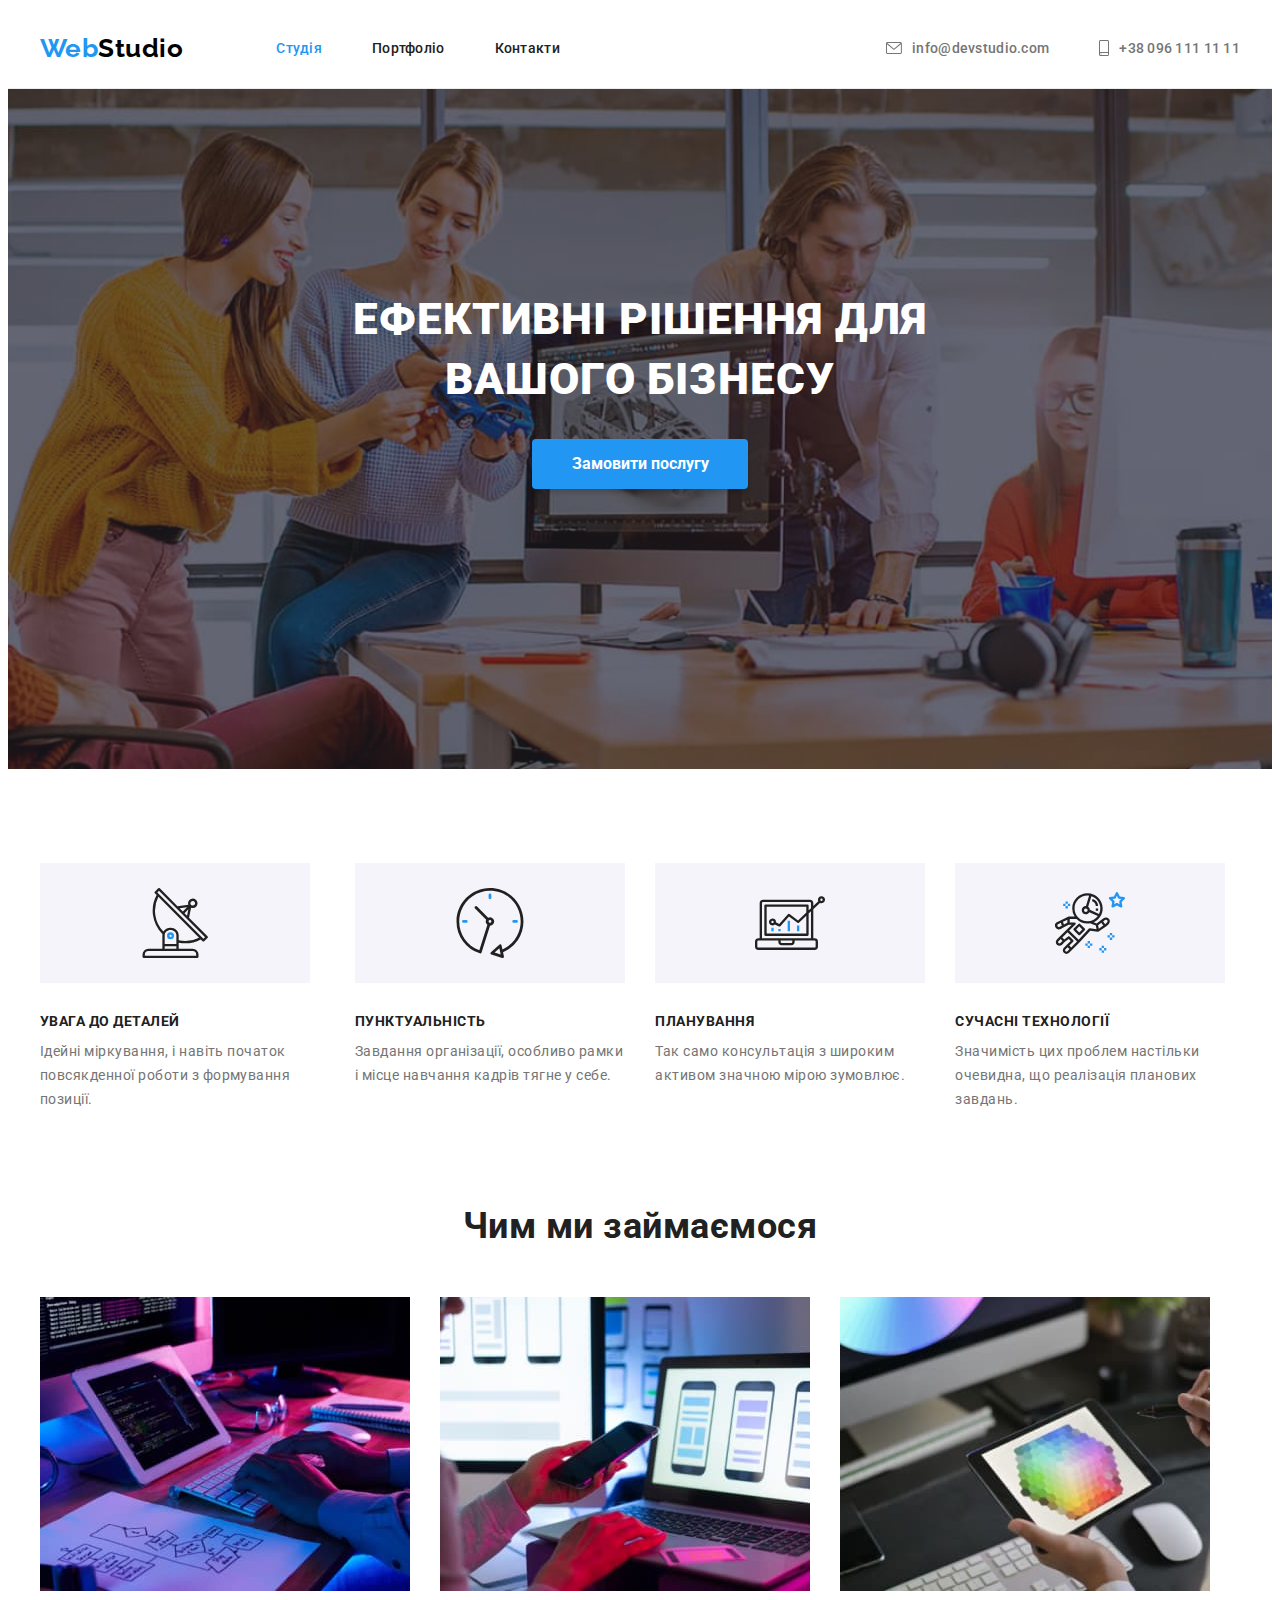
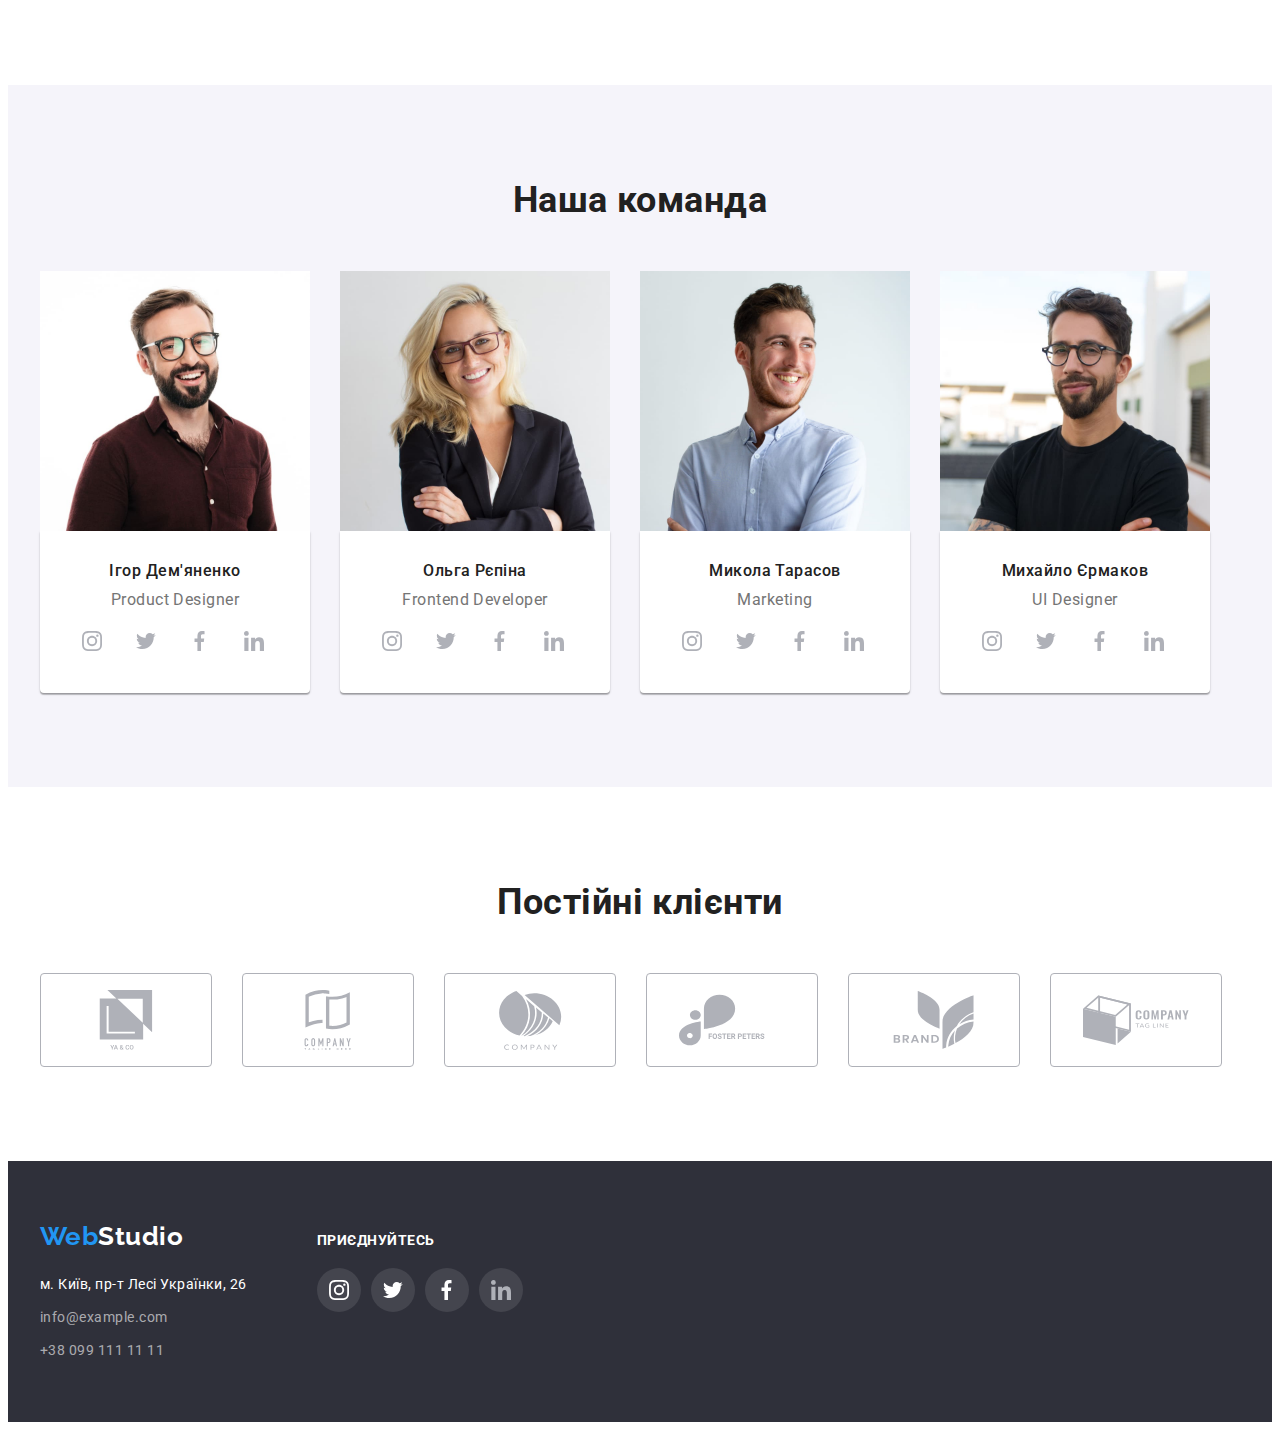
<file: index.html>
<!DOCTYPE html>
<html lang="uk">
  <head>
    <meta charset="UTF-8" />
    <meta http-equiv="X-UA-Compatible" content="IE=edge" />
    <meta name="viewport" content="width=device-width, initial-scale=1.0" />
    <title>Студія</title>
    <link rel="preconnect" href="https://fonts.googleapis.com" />
    <link rel="preconnect" href="https://fonts.gstatic.com" crossorigin />
    <link
      href="https://fonts.googleapis.com/css2?family=Montserrat&family=Open+Sans:wght@600;700&family=Raleway:wght@700&family=Roboto:wght@400;500;700;900&display=swap"
      rel="stylesheet"
    />
    <!--нормалізація стилів-->
    <link rel="stylesheet" href="https://cdnjs.cloudflare.com/ajax/libs/modern-normalize/1.1.0/modern-normalize.min.css"
     integrity="sha512-wpPYUAdjBVSE4KJnH1VR1HeZfpl1ub8YT/NKx4PuQ5NmX2tKuGu6U/JRp5y+Y8XG2tV+wKQpNHVUX03MfMFn9Q=="
      crossorigin="anonymous" referrerpolicy="no-referrer" />
      <!--основний стиль-->
    <link rel="stylesheet" href="./css/styles.css" />
  </head>
  <body class="page">
    <!-- шапка-->
    <header class="header ">
      <div class="container header-container" >
        <a class="logo" href="/"> <span class="span">Web</span>Studio </a>
       <nav class="nav ">         
          <!-- навігація головна-->
         <ul class="list-nav list">
          <li class="list-item">
            <a class="link-nav current link" href="./index.html">Студія</a>
          </li>
          <li class="list-item">
            <a class="link-nav link"
              href="./portfolio.html"
              rel="noopener noreferrer"> Портфоліо</a >
          </li>
          <li class="list-item">
            <a class="link-nav link" href="">Контакти</a>
          </li>
       </nav>

       
        <ul class="list-nav list">
          <li class="auth-list">
            <a class="auth link" href="mailto:info@devstudio.com"
              >  <svg  class="auth-icon" width="16" height="12">
                   <use  href="./images/icons.svg/symbol-defs.svg#icon-envelope"></use>
                 </svg>
              info@devstudio.com</a>
          </li>
          <li>
            <a class="auth link" href="tel:+380961111111">
              <svg  class="auth-icon " width="10" height="16">
                   <use  href="./images/icons.svg/symbol-defs.svg#icon-smartphone"></use>
              </svg>
              +38 096 111 11 11</a>
          </li>
        </ul>
      </div>
    </header>
  
    <!-- Унікальний контент сторінки -->
    <main>
      <!-- банер-->     
        <section class="hero">
          <div class="container hero-container ">
          
           <h1 class="hero-title">Ефективні рішення для вашого бізнесу</h1>
          
           <button class="hero-btn" type="button"> Замовити послугу</button>
        </div>
 
        </section>
     
      <!-- Особливості-->
      <section class="special section">
        <div class="container special-container">          
         <h2 class="visually-hidden">Особливості</h2>
         <ul class="list special-list ">
          <li class="special-item">
           <div class="icon">
              <svg class="icon-special">
                <use href="./images/icons.svg/symbol-defs.svg#icon-antenna"></use>
              </svg>
           </div>
            <h3 class="special-title">Увага до деталей</h3>
            <p class="special-par">
              Ідейні міркування, і навіть початок повсякденної роботи з
              формування позиції.
            </p>
          </li>
          <li class="special-item ">
             <div class="icon" >
              <svg class="icon-special">
                <use href="./images/icons.svg/symbol-defs.svg#icon-clock"></use>
              </svg>
           </div>
            <h3 class="special-title">Пунктуальність</h3>
            <p class="special-par">
              Завдання організації, особливо рамки і місце навчання кадрів тягне
              у себе.
            </p>
          </li>
          <li class="special-item icon-diagram">
             <div class="icon" >
              <svg class="icon-special">
                <use href="./images/icons.svg/symbol-defs.svg#icon-diagram"></use>
              </svg>
           </div>
            <h3 class="special-title">Планування</h3>
            <p class="special-par">
              Так само консультація з широким активом значною мірою зумовлює.
            </p>
          </li>
          <li class="special-item icon-astronaut">
             <div class="icon" >
              <svg class="icon-special">
                <use href="./images/icons.svg/symbol-defs.svg#icon-astronaut"></use>
              </svg>
           </div>
            <h3 class="special-title">Сучасні технології</h3>
            <p class="special-par">
              Значимість цих проблем настільки очевидна, що реалізація планових
              завдань.
            </p>
          </li>
         </ul>
        </div>
       
      </section>
      <!-- Чим ми займаємося-->
      <section class="work section">
       <div class="container ">
         <h2 class="work-title">Чим ми займаємося</h2>
         <ul class="list work-list ">
          <li>
            <img src="./images/box-1.jpg" alt="комп" width="370" />
          </li>
          <li>
            <img src="./images/box-2.jpg" alt="телефон" width="370" />
          </li>
          <li>
            <img src="./images/box-3.jpg" alt="планшет" width="370" />
          </li>
         </ul>
       </div>
      </section>
      <!-- Наша команда-->
      <section class="team section ">
        <div class="container">          
        <h2 class="team-title ">Наша команда</h2>
        <ul class="team-list list">
          <li class="team-item">
            <img 
              src="./images/team-card-1.jpg"
              width="270"
              alt="фото мужчини в коричневій сорочці "/>
            <div class="team-names">
              <h3 class="item-title">Ігор Дем'яненко</h3>
              <p class="team-par" lang="en">Product Designer</p>
              <!-- соцсітки -->
              <ul class="list-social list">
            <li class="social-item">
              <a class="social-link" href="">
                <svg class="social-icons" >
                  <use  href="./images/icons.svg/symbol-defs.svg#icon-instagram"></use>
                </svg>
              </a>
            </li>
            <li class="social-item">
              <a class="social-link" href="">
                <svg class="social-icons">
                  <use  href="./images/icons.svg/symbol-defs.svg#icon-twitter"></use>
                </svg>
              </a>
            </li>
            <li class="social-item">
              <a class="social-link" href="">
                <svg class="social-icons"  >
                  <use  href="./images/icons.svg/symbol-defs.svg#icon-fasebook"></use>
                </svg>
              </a>
            </li>
            <li class="social-item">
              <a class="social-link" href="">
                <svg class="social-icons" >
                  <use  href="./images/icons.svg/symbol-defs.svg#icon-linkedin"></use>
                </svg>
              </a>
            </li>
              </ul>    
           </div> 
          
           </li>
          <li class="team-item">
            <img 
              src="./images/team-card-2.jpg"
              width="270"
              alt="фото блондинки в окулярах"/>
            <div class="team-names">
              <h3 class="item-title">Ольга Рєпіна</h3>
              <p class="team-par" lang="en">Frontend Developer</p>
               <ul class="list-social list">
            <li class="social-item">
              <a class="social-link" href="">
                <svg class="social-icons" >
                  <use  href="./images/icons.svg/symbol-defs.svg#icon-instagram"></use>
                </svg>
              </a>
            </li>
            <li class="social-item">
              <a class="social-link" href="">
                <svg class="social-icons">
                  <use  href="./images/icons.svg/symbol-defs.svg#icon-twitter"></use>
                </svg>
              </a>
            </li>
            <li class="social-item">
              <a class="social-link" href="">
                <svg class="social-icons"  >
                  <use  href="./images/icons.svg/symbol-defs.svg#icon-fasebook"></use>
                </svg>
              </a>
            </li>
            <li class="social-item">
              <a class="social-link" href="">
                <svg class="social-icons" >
                  <use  href="./images/icons.svg/symbol-defs.svg#icon-linkedin"></use>
                </svg>
              </a>
            </li>
              </ul>
            </div>
          </li>
          <li class="team-item">
            <img 
              src="./images/team-card-3.jpg"
              width="270"
              alt="фото мужчини в світлій сорочці" />
             <div class="team-names">
               <h3 class="item-title">Микола Тарасов</h3>
               <p class="team-par" lang="en">Marketing</p> 
                <ul class="list-social list">
            <li class="social-item">
              <a class="social-link" href="">
                <svg class="social-icons" >
                  <use  href="./images/icons.svg/symbol-defs.svg#icon-instagram"></use>
                </svg>
              </a>
            </li>
            <li class="social-item">
              <a class="social-link" href="">
                <svg class="social-icons">
                  <use  href="./images/icons.svg/symbol-defs.svg#icon-twitter"></use>
                </svg>
              </a>
            </li>
            <li class="social-item">
              <a class="social-link" href="">
                <svg class="social-icons"  >
                  <use  href="./images/icons.svg/symbol-defs.svg#icon-fasebook"></use>
                </svg>
              </a>
            </li>
            <li class="social-item">
              <a class="social-link" href="">
                <svg class="social-icons" >
                  <use  href="./images/icons.svg/symbol-defs.svg#icon-linkedin"></use>
                </svg>
              </a>
            </li>
              </ul>       
            </div> 
          </li>
          <li class="team-item">
            <img 
              src="./images/team-card-4.jpg"
              width="270"
              alt="фото мужчини в чорній футболці"
            />
            <div class="team-names">
              <h3 class="item-title">Михайло Єрмаков</h3>
              <p class="team-par" lang="en">UI Designer</p>
               <ul class="list-social list">
            <li class="social-item">
              <a class="social-link" href="">
                <svg class="social-icons" >
                  <use  href="./images/icons.svg/symbol-defs.svg#icon-instagram"></use>
                </svg>
              </a>
            </li>
            <li class="social-item">
              <a class="social-link" href="">
                <svg class="social-icons">
                  <use  href="./images/icons.svg/symbol-defs.svg#icon-twitter"></use>
                </svg>
              </a>
            </li>
            <li class="social-item">
              <a class="social-link" href="">
                <svg class="social-icons"  >
                  <use  href="./images/icons.svg/symbol-defs.svg#icon-fasebook"></use>
                </svg>
              </a>
            </li>
            <li class="social-item">
              <a class="social-link" href="">
                <svg class="social-icons" >
                  <use  href="./images/icons.svg/symbol-defs.svg#icon-linkedin"></use>
                </svg>
              </a>
            </li>
              </ul>      
             </div>   
          </li>
        </ul>
        </div>
      </section>
      <!-- Постійні клієнти  -->
      <section class=" section customers " >
        <div class="container" >
        <h2  class="customers-title">Постійні клієнти</h2>
        <ul class="customers-list list">
          <li  >
            <a class="customers-item"  href="">
              <svg class="customers-icons" >
                <use href="./images/icons.svg/symbol-defs.svg#icon-yaco"></use>
              </svg>
            </a>
          </li>
          <li >
            <a  class="customers-item"  href="">
              <svg class="customers-icons">
                <use href="./images/icons.svg/symbol-defs.svg#icon-tagline"></use>
              </svg>
            </a>
          </li>
          <li >
            <a class="customers-item" href="">
              <svg class="customers-icons" >
                <use href="./images/icons.svg/symbol-defs.svg#icon-company"></use>
              </svg>
            </a>
          </li>
          <li >
            <a class="customers-item" href="">
              <svg class="customers-icons" >
                <use href="./images/icons.svg/symbol-defs.svg#icon-foster"></use>
              </svg>
            </a>
          </li>
          <li >
            <a class="customers-item" href="">
              <svg class="customers-icons">
                <use href="./images/icons.svg/symbol-defs.svg#icon-brand "></use>
              </svg>
            </a>
          </li>
          <li >
            <a class="customers-item" href="">
              <svg class="customers-icons" >
                <use href="./images/icons.svg/symbol-defs.svg#icon-tag-line"></use>
              </svg>
            </a>
          </li class="customers-item">
        </ul>
        </div>
      </section>
    </main>
    <!-- підвал сторінки-->
    <footer class="footer ">           
       <div class="container containe-footer"> 
        <div>             
         <a class="logo-ft" href="/"> <span class="span">Web</span>Studio </a>
         <!-- адрес-->
         <address class="address">
        <ul class="list">
          <li class="address-item">
            <a
              class="address-post link"
              href="https://goo.gl/maps/CPtrU1FHBa2aNyZL9"
              target="_blank"
              rel="noopener noreferrer nofollow"
              >м. Київ, пр-т Лесі Українки, 26
            </a>
          </li>
          <li class="address-item">
            <a class="address-el link" href="mailto:info@devstudio.com"
              >info@example.com <br />
            </a>
          </li>
          <li class="address-item">
            <a class="address-el link" href="tel:+380961111111"
              >+38 099 111 11 11
            </a>
          </li>
        </ul>
         </address>
         </div>
         <div>
          <p  class="footer-par">
          Приєднуйтесь     
          </p>
         <ul class="ft-social list">
            <li class="social-item">
              <a class="social-link-ft" href="">
                <svg class="social-icons-ft" >
                  <use  href="./images/icons.svg/symbol-defs.svg#icon-instagramfut"></use>
                </svg>
              </a>
            </li>
            <li class="social-item">
              <a class="social-link-ft" href="">
                <svg class="social-icons">
                  <use  href="./images/icons.svg/symbol-defs.svg#icon-twitterfut"></use>
                </svg>
              </a>
            </li>
            <li class="social-item">
              <a class="social-link-ft" href="">
                <svg class="social-icons"  >
                  <use  href="./images/icons.svg/symbol-defs.svg#icon-fasebookfut"></use>
                </svg>
              </a>
            </li>
            <li class="social-item">
              <a class="social-link-ft" href="">
                <svg class="social-icons" >
                  <use  href="./images/icons.svg/symbol-defs.svg#icon-linkedinfut"></use>
                </svg>
              </a>
            </li>
         </ul> 
         </div>
      
       </div>
      
        
      
    </footer>
  </body>
</html>
</file>
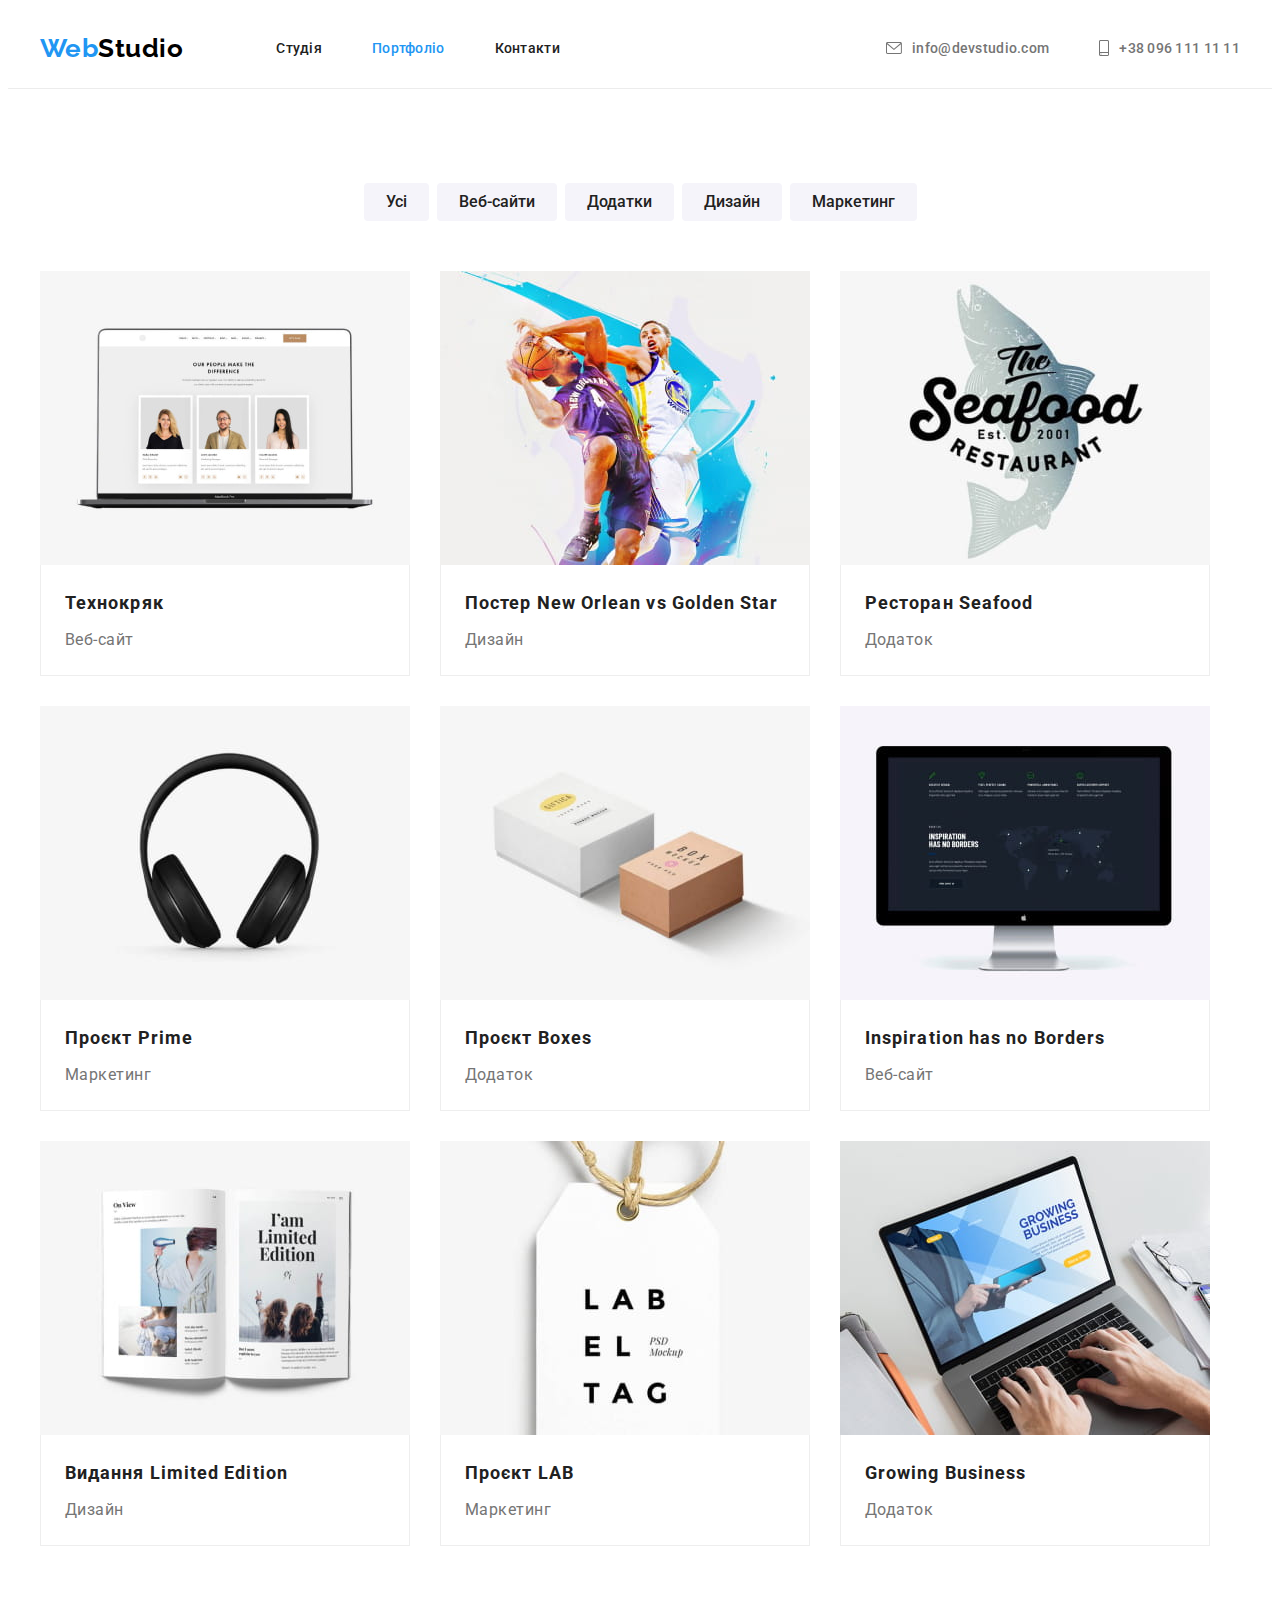
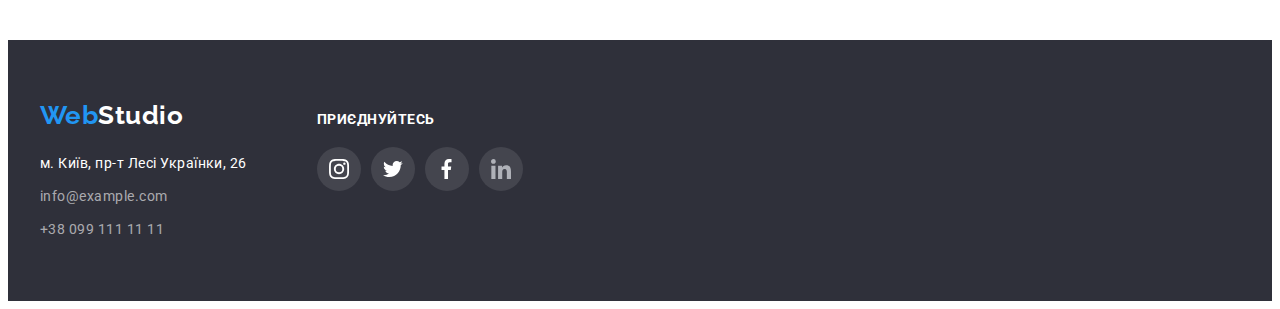
<file: portfolio.html>
<!DOCTYPE html>
<html lang="uk">
  <head>
    <meta charset="UTF-8" />
    <meta http-equiv="X-UA-Compatible" content="IE=edge" />
    <meta name="viewport" content="width=device-width, initial-scale=1.0" />
    <title>Портфоліо</title>
    <link rel="preconnect" href="https://fonts.gstatic.com" crossorigin />
    <link
      href="https://fonts.googleapis.com/css2?family=Montserrat&family=Open+Sans:wght@600;700&family=Raleway:wght@700&family=Roboto:wght@400;500;700;900&display=swap"
      rel="stylesheet"
    />
    <!--нормалізація стилів-->
    <link rel="stylesheet" href="https://cdnjs.cloudflare.com/ajax/libs/modern-normalize/1.1.0/modern-normalize.min.css"
     integrity="sha512-wpPYUAdjBVSE4KJnH1VR1HeZfpl1ub8YT/NKx4PuQ5NmX2tKuGu6U/JRp5y+Y8XG2tV+wKQpNHVUX03MfMFn9Q=="
      crossorigin="anonymous" referrerpolicy="no-referrer" />
      
    <link rel="stylesheet" href="./css/styles.css" />
  </head>
  <body>
    <!-- шапка-->
     <header class="header ">
      <div class="container header-container" >
        <a class="logo" href="/"> <span class="span">Web</span>Studio </a>
       <nav class="nav ">         
          <!-- навігація головна-->
         <ul class="list-nav list">
          <li class="list-item">
            <a class="link-nav link" href="./index.html">Студія</a>
          </li>
          <li class="list-item">
            <a class="link-nav current link"
              href="./portfolio.html"
              rel="noopener noreferrer"> Портфоліо</a >
          </li>
          <li class="list-item">
            <a class="link-nav link" href="">Контакти</a>
          </li>
       </nav>

       
        <ul class="list-nav list">
          <li class="auth-list">
            <a class="auth link" href="mailto:info@devstudio.com" >
               <svg  class="auth-icon" width="16" height="12">
                   <use  href="./images/icons.svg/symbol-defs.svg#icon-envelope"></use>
                 </svg>
                 info@devstudio.com</a>
          </li>
          <li>
            <a class="auth link" href="tel:+380961111111">
             <svg  class="auth-icon " width="10" height="16">
                   <use  href="./images/icons.svg/symbol-defs.svg#icon-smartphone"></use>
              </svg>
              
              +38 096 111 11 11</a>
          </li>
        </ul>
      </div>
    </header>
    <!-- Унікальний контент сторінки -->
    <main>
      <section class="portfolio section">
        <div class="container">        
          <h1 class="visually-hidden"> Наша робота</h1>
        
         <!--список кнопок, радіокнопок -->
        
         <ul class="list list-btn">
          <li class="item-btn">
            <button class="btn" type="button">Усі</button>
          </li>
          <li class="item-btn">
            <button class="btn" type="button">Веб-сайти</button>
          </li>
          <li class="item-btn">
            <button class="btn" type="button">Додатки</button>
          </li>
          <li class="item-btn">
            <button class="btn" type="button">Дизайн</button>
          </li>
          <li class="item-btn">
            <button class="btn" type="button">Маркетинг</button>
          </li>
         </ul>
       
         <!--список робіт-->
        
          <ul class="portfolio-list list">
            <li class="portfolio-item">
              <a class="link portfolio-link" href="">
                <img                  
                  src="./images/img-1.jpg"
                  alt="екран ноутбука з фотографіями людей"
                  width="370" height="294" />
                <div class="portfolio-el">
                   <h2 class="title ">Технокряк</h2>
                   <p class="par ">Веб-сайт</p>
                </div>
              </a>
            </li>
            <li class="portfolio-item">
              <a class="link portfolio-link" href="">
                <img 
                 src="./images/img-2.jpg " 
                 alt="два баскетболісти" 
                 width="370" 
                 height="294" />
                <div class="portfolio-el">
                   <h2 class="title"> Постер New Orlean vs Golden Star </h2>
                   <p class="par ">Дизайн</p> 
                </div>              
              </a>
            </li>
            <li class="portfolio-item">
              <a class="link portfolio-link" href="">
                <img class="team-img"
                src="./images/img-3.jpg " alt="риба" width="370" height="294" />
                <div class="portfolio-el">
                <h2 class="title ">Ресторан Seafood</h2>
                <p class="par ">Додаток</p>
                </div>
              </a>
            </li>
            <li class="portfolio-item">
              <a class="link portfolio-link" href="">
                <img 
                 src="./images/img-4.jpg " alt="чорні навушники" width="370" height="294" />
                 <div class="portfolio-el">
                <h2 class="title ">Проєкт Prime</h2>
                <p class="par ">Маркетинг</p>
                </div>
              </a>
            </li>
            <li class="portfolio-item">
              <a class="link portfolio-link" href="">
                <img 
                src="./images/img-5.jpg " alt="дві коробки" width="370" height="294" />
                <div class="portfolio-el">
                <h2 class="title ">Проєкт Boxes</h2>
                <p class="par ">Додаток</p>
                </div>
              </a>
            </li>
            <li class="portfolio-item">
              <a class="link portfolio-link" href="">
                <img 
                src="./images/img-6.jpg " alt="екран компа" width="370" height="294" />
                <div class="portfolio-el">
                <h2 class="title" lang="en">Inspiration has no Borders</h2>
                <p class="par ">Веб-сайт</p>
              </div>  
            </a>
            </li>
            <li class="portfolio-item">
              <a class="link portfolio-link" href="">
                <img 
                 src="./images/img-7.jpg " alt="розгорнута книга" width="370" height="294" />
                 <div class="portfolio-el">
                <h2 class="title ">Видання Limited Edition</h2>
                <p class="par ">Дизайн</p>
                 </div> 
            </a>
            </li>
            <li class="portfolio-item">
              <a class="link portfolio-link" href="">
                <img src="./images/img-8.jpg " alt="лейба" width="370" height="294" />
                <div class="portfolio-el">
                <h2 class="title ">Проєкт LAB</h2>
                <p class="par ">Маркетинг</p>
                </div>
              </a>
            </li>
            <li class="portfolio-item">
              <a class="link portfolio-link" href="">
                <img 
                src="./images/img-9.jpg " alt="відкритий ноутбук" width="370" height="294" />
                <div class="portfolio-el">
                <h2 class="title " lang="en">Growing Business</h2>
                <p class="par ">Додаток</p>
               </div>   
          </a>
            </li>
          </ul>
        </div>
        
      </section>
    </main>
    <!-- підвал сторінки-->
     <footer class="footer ">           
       <div class="container containe-footer"> 
        <div>             
         <a class="logo-ft" href="/"> <span class="span">Web</span>Studio </a>
         <!-- адрес-->
         <address class="address">
        <ul class="list">
          <li class="address-item">
            <a
              class="address-post link"
              href="https://goo.gl/maps/CPtrU1FHBa2aNyZL9"
              target="_blank"
              rel="noopener noreferrer nofollow"
              >м. Київ, пр-т Лесі Українки, 26
            </a>
          </li>
          <li class="address-item">
            <a class="address-el link" href="mailto:info@devstudio.com"
              >info@example.com <br />
            </a>
          </li>
          <li class="address-item">
            <a class="address-el link" href="tel:+380961111111"
              >+38 099 111 11 11
            </a>
          </li>
        </ul>
         </address>
         </div>
         <div>
          <p  class="footer-par">
          Приєднуйтесь     
          </p>
         <ul class="ft-social list">
            <li class="social-item">
              <a class="social-link-ft" href="">
                <svg class="social-icons-ft" >
                  <use  href="./images/icons.svg/symbol-defs.svg#icon-instagramfut"></use>
                </svg>
              </a>
            </li>
            <li class="social-item">
              <a class="social-link-ft" href="">
                <svg class="social-icons">
                  <use  href="./images/icons.svg/symbol-defs.svg#icon-twitterfut"></use>
                </svg>
              </a>
            </li>
            <li class="social-item">
              <a class="social-link-ft" href="">
                <svg class="social-icons"  >
                  <use  href="./images/icons.svg/symbol-defs.svg#icon-fasebookfut"></use>
                </svg>
              </a>
            </li>
            <li class="social-item">
              <a class="social-link-ft" href="">
                <svg class="social-icons" >
                  <use  href="./images/icons.svg/symbol-defs.svg#icon-linkedinfut"></use>
                </svg>
              </a>
            </li>
         </ul> 
         </div>
      
       </div>
      
        
      
    </footer>
  </body>
  </body>
</html>
</file>
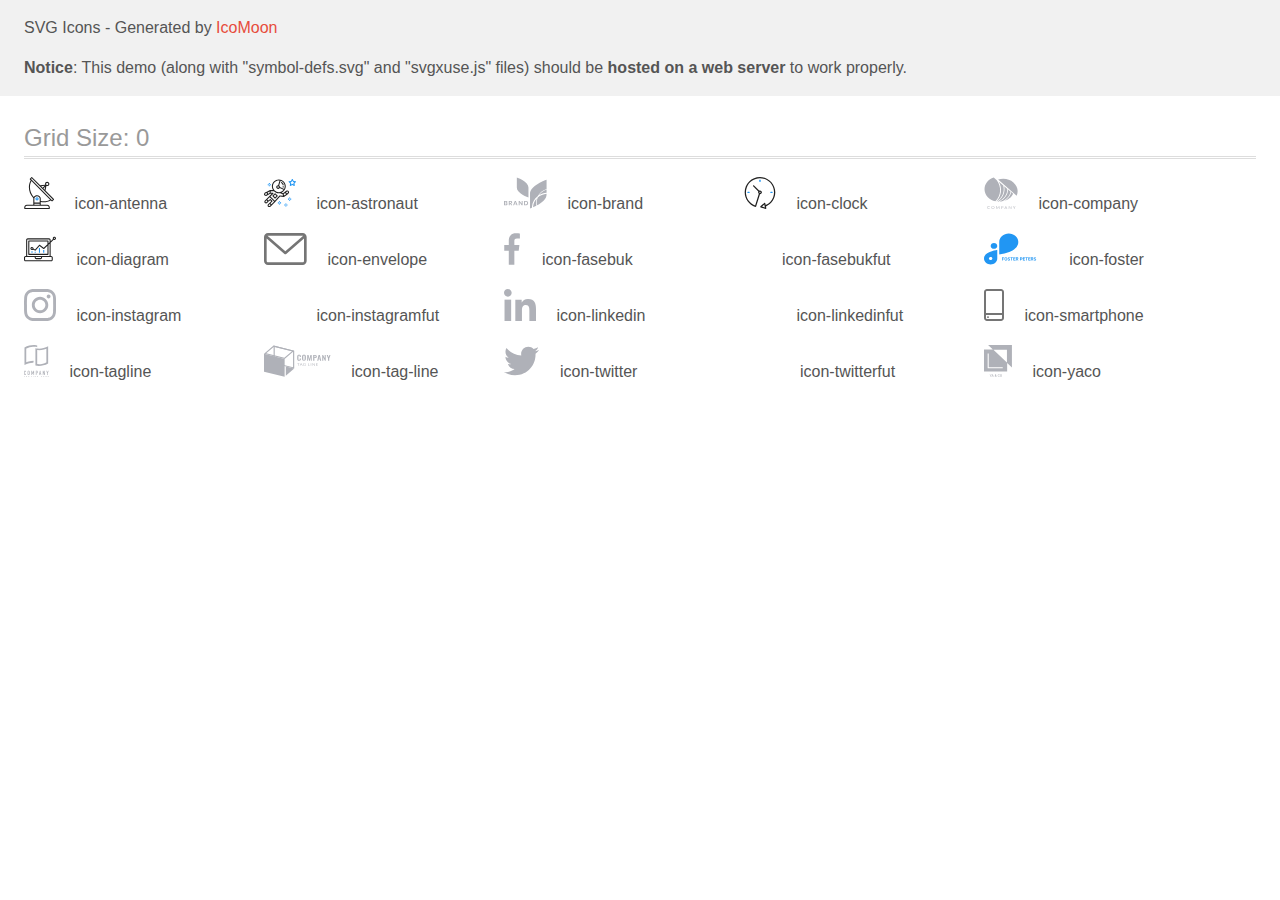
<file: images/icons.svg/icomoon/demo-external-svg.html>
<!doctype html>
<html>
<head>
    <title>IcoMoon - SVG Icons</title>
    <meta charset="utf-8">
    <meta name="viewport" content="width=device-width, initial-scale=1">
    <link rel="stylesheet" href="demo-files/demo.css">
    <link rel="stylesheet" href="style.css">
</head>
<body>
<header class="bgc1 clearfix">
<div class="mhl">
    <p>SVG Icons - Generated by <a href="https://icomoon.io/app">IcoMoon</a></p><p><strong>Notice</strong>: This demo (along with "symbol-defs.svg" and "svgxuse.js" files) should be <b>hosted on a web server</b> to work properly.</p>
</div>
</header>
    <div class="clearfix mhl ptl">
        <h1 class="mvm mtn fgc1">Grid Size: 0</h1>
        <div class="glyph fs1">
            <div class="clearfix pbs">
                <svg class="icon icon-antenna"><use xlink:href="symbol-defs.svg#icon-antenna"></use></svg><span class="name"> icon-antenna</span>
            </div>
        </div>
        <div class="glyph fs1">
            <div class="clearfix pbs">
                <svg class="icon icon-astronaut"><use xlink:href="symbol-defs.svg#icon-astronaut"></use></svg><span class="name"> icon-astronaut</span>
            </div>
        </div>
        <div class="glyph fs1">
            <div class="clearfix pbs">
                <svg class="icon icon-brand"><use xlink:href="symbol-defs.svg#icon-brand"></use></svg><span class="name"> icon-brand</span>
            </div>
        </div>
        <div class="glyph fs1">
            <div class="clearfix pbs">
                <svg class="icon icon-clock"><use xlink:href="symbol-defs.svg#icon-clock"></use></svg><span class="name"> icon-clock</span>
            </div>
        </div>
        <div class="glyph fs1">
            <div class="clearfix pbs">
                <svg class="icon icon-company"><use xlink:href="symbol-defs.svg#icon-company"></use></svg><span class="name"> icon-company</span>
            </div>
        </div>
        <div class="glyph fs1">
            <div class="clearfix pbs">
                <svg class="icon icon-diagram"><use xlink:href="symbol-defs.svg#icon-diagram"></use></svg><span class="name"> icon-diagram</span>
            </div>
        </div>
        <div class="glyph fs1">
            <div class="clearfix pbs">
                <svg class="icon icon-envelope"><use xlink:href="symbol-defs.svg#icon-envelope"></use></svg><span class="name"> icon-envelope</span>
            </div>
        </div>
        <div class="glyph fs1">
            <div class="clearfix pbs">
                <svg class="icon icon-fasebuk"><use xlink:href="symbol-defs.svg#icon-fasebuk"></use></svg><span class="name"> icon-fasebuk</span>
            </div>
        </div>
        <div class="glyph fs1">
            <div class="clearfix pbs">
                <svg class="icon icon-fasebukfut"><use xlink:href="symbol-defs.svg#icon-fasebukfut"></use></svg><span class="name"> icon-fasebukfut</span>
            </div>
        </div>
        <div class="glyph fs1">
            <div class="clearfix pbs">
                <svg class="icon icon-foster"><use xlink:href="symbol-defs.svg#icon-foster"></use></svg><span class="name"> icon-foster</span>
            </div>
        </div>
        <div class="glyph fs1">
            <div class="clearfix pbs">
                <svg class="icon icon-instagram"><use xlink:href="symbol-defs.svg#icon-instagram"></use></svg><span class="name"> icon-instagram</span>
            </div>
        </div>
        <div class="glyph fs1">
            <div class="clearfix pbs">
                <svg class="icon icon-instagramfut"><use xlink:href="symbol-defs.svg#icon-instagramfut"></use></svg><span class="name"> icon-instagramfut</span>
            </div>
        </div>
        <div class="glyph fs1">
            <div class="clearfix pbs">
                <svg class="icon icon-linkedin"><use xlink:href="symbol-defs.svg#icon-linkedin"></use></svg><span class="name"> icon-linkedin</span>
            </div>
        </div>
        <div class="glyph fs1">
            <div class="clearfix pbs">
                <svg class="icon icon-linkedinfut"><use xlink:href="symbol-defs.svg#icon-linkedinfut"></use></svg><span class="name"> icon-linkedinfut</span>
            </div>
        </div>
        <div class="glyph fs1">
            <div class="clearfix pbs">
                <svg class="icon icon-smartphone"><use xlink:href="symbol-defs.svg#icon-smartphone"></use></svg><span class="name"> icon-smartphone</span>
            </div>
        </div>
        <div class="glyph fs1">
            <div class="clearfix pbs">
                <svg class="icon icon-tagline"><use xlink:href="symbol-defs.svg#icon-tagline"></use></svg><span class="name"> icon-tagline</span>
            </div>
        </div>
        <div class="glyph fs1">
            <div class="clearfix pbs">
                <svg class="icon icon-tag-line"><use xlink:href="symbol-defs.svg#icon-tag-line"></use></svg><span class="name"> icon-tag-line</span>
            </div>
        </div>
        <div class="glyph fs1">
            <div class="clearfix pbs">
                <svg class="icon icon-twitter"><use xlink:href="symbol-defs.svg#icon-twitter"></use></svg><span class="name"> icon-twitter</span>
            </div>
        </div>
        <div class="glyph fs1">
            <div class="clearfix pbs">
                <svg class="icon icon-twitterfut"><use xlink:href="symbol-defs.svg#icon-twitterfut"></use></svg><span class="name"> icon-twitterfut</span>
            </div>
        </div>
        <div class="glyph fs1">
            <div class="clearfix pbs">
                <svg class="icon icon-yaco"><use xlink:href="symbol-defs.svg#icon-yaco"></use></svg><span class="name"> icon-yaco</span>
            </div>
        </div>
  </div>
<script defer src="svgxuse.js"></script>
</body>
</html>
</file>
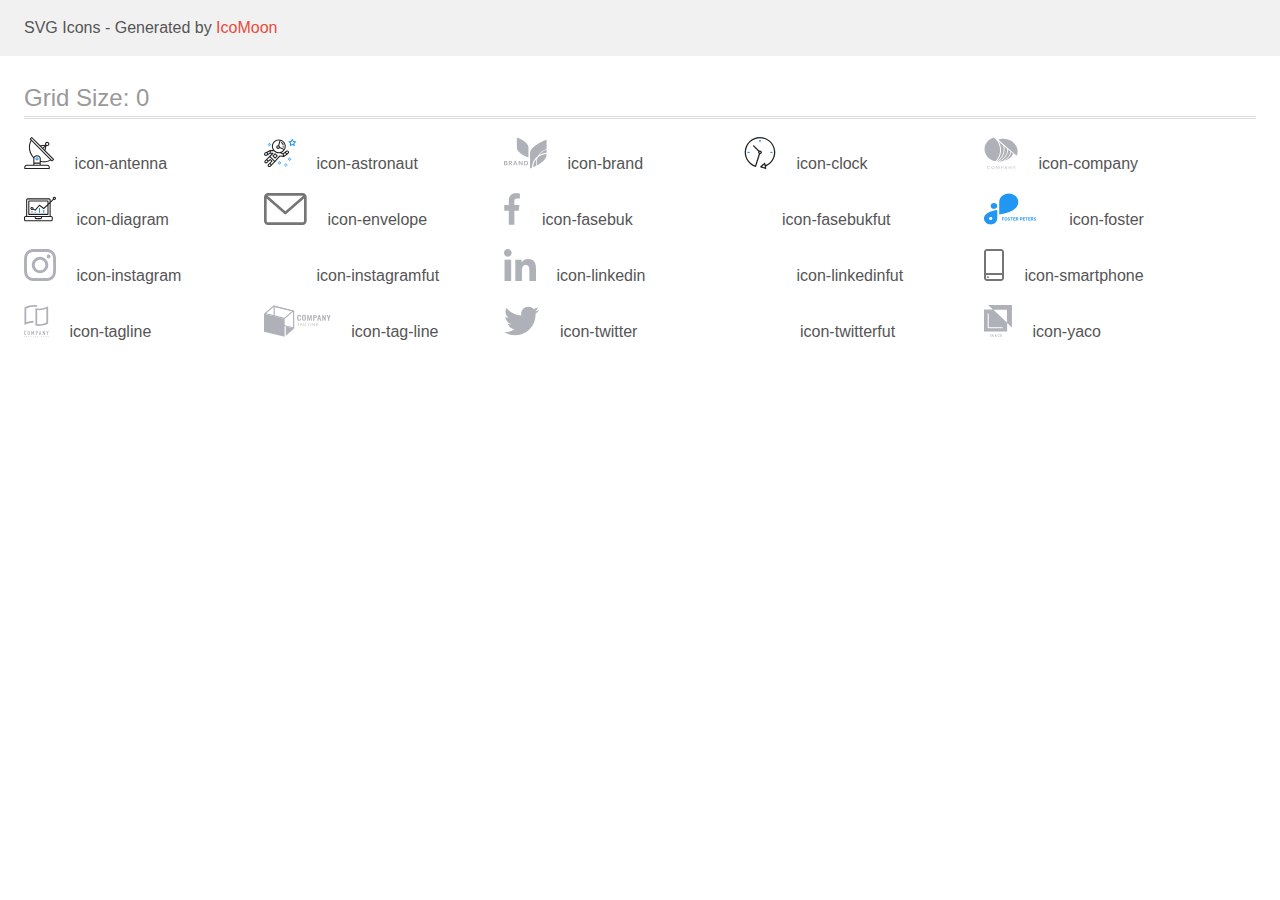
<file: images/icons.svg/icomoon/demo.html>
<!doctype html>
<html>
<head>
    <title>IcoMoon - SVG Icons</title>
    <meta charset="utf-8">
    <meta name="viewport" content="width=device-width, initial-scale=1">
    <link rel="stylesheet" href="demo-files/demo.css">
    <link rel="stylesheet" href="style.css">
</head>
<body>
<svg aria-hidden="true" style="position: absolute; width: 0; height: 0; overflow: hidden;" version="1.1" xmlns="http://www.w3.org/2000/svg" xmlns:xlink="http://www.w3.org/1999/xlink">
<defs>
<symbol id="icon-antenna" viewBox="0 0 30 32">
<path fill="#212121" style="fill: var(--color1, #212121)" d="M29.859 22.098l-8.443-8.505 0.937-4.615c0.242 0.094 0.499 0.144 0.758 0.146h0.006c1.192 0.014 2.17-0.941 2.184-2.133s-0.941-2.17-2.133-2.184c-1.192-0.014-2.17 0.941-2.184 2.133-0.003 0.255 0.039 0.509 0.125 0.749l-4.96 0.605-8.091-8.133c-0.099-0.101-0.235-0.159-0.377-0.16-0.14 0.001-0.274 0.056-0.373 0.155l-1.513 1.504c-0.208 0.208-0.208 0.546 0 0.754l0.814 0.826c-3.153 5.798-2.129 12.978 2.519 17.663 0.043 0.041 0.092 0.074 0.146 0.098-0.034 0.18-0.051 0.364-0.052 0.547v6.187h-6.4c-1.472 0.002-2.665 1.195-2.667 2.667v1.067c0 0.295 0.239 0.533 0.533 0.533h24.533c0.295 0 0.533-0.239 0.533-0.533v-1.067c-0.002-1.472-1.195-2.665-2.667-2.667h-6.4v-2.742c1.003 0.21 2.024 0.317 3.049 0.32 2.458-0.003 4.877-0.615 7.040-1.783l0.818 0.823c0.099 0.101 0.235 0.159 0.377 0.16 0.14-0.001 0.274-0.056 0.373-0.155l1.513-1.504c0.208-0.208 0.208-0.546 0-0.754zM22.366 6.233c0.418-0.415 1.093-0.414 1.508 0.004s0.414 1.093-0.004 1.508c-0.2 0.199-0.47 0.31-0.752 0.31h-0.003c-0.589-0.003-1.064-0.483-1.061-1.072 0.002-0.282 0.115-0.552 0.314-0.751h-0.002zM21.11 9.738l-0.598 2.946-1.175-1.182 1.774-1.763zM20.504 8.836l-1.92 1.909-1.485-1.493 3.405-0.415zM23.090 28.8c0.884 0 1.6 0.716 1.6 1.6v0.533h-23.467v-0.533c0-0.884 0.716-1.6 1.6-1.6h20.267zM15.623 26.667v1.067h-5.333v-1.067h5.333zM10.29 25.6v-4.053c0-1.294 1.196-2.347 2.667-2.347s2.667 1.053 2.667 2.347v4.053h-5.333zM16.69 23.904v-2.357c0-1.882-1.675-3.413-3.733-3.413-1.331-0.020-2.576 0.657-3.281 1.786-4.058-4.274-4.971-10.645-2.279-15.887l18.602 18.708c-2.872 1.461-6.165 1.873-9.309 1.163zM27.979 23.22l-21.057-21.181 0.755-0.752 7.935 7.98c0.004 0 0.006 0.007 0.010 0.010l13.115 13.191-0.757 0.752z"></path>
<path fill="#2196f3" style="fill: var(--color2, #2196f3)" d="M12.961 20.267h-0.005c-0.884-0.001-1.601 0.714-1.602 1.598s0.714 1.601 1.598 1.602h0.005c0.884 0.001 1.601-0.714 1.602-1.598s-0.714-1.601-1.598-1.602zM13.335 22.245c-0.1 0.1-0.236 0.156-0.378 0.155-0.295-0.002-0.532-0.242-0.531-0.536 0.001-0.141 0.057-0.276 0.157-0.375s0.233-0.154 0.373-0.155c0.295 0.002 0.532 0.241 0.53 0.536-0.001 0.141-0.057 0.276-0.157 0.375h0.005z"></path>
</symbol>
<symbol id="icon-astronaut" viewBox="0 0 32 32">
<path fill="#2196f3" style="fill: var(--color2, #2196f3)" d="M31.974 4.524c-0.063-0.193-0.229-0.333-0.43-0.363l-1.91-0.278-0.855-1.731c-0.179-0.365-0.777-0.365-0.956 0l-0.855 1.731-1.91 0.278c-0.201 0.029-0.367 0.17-0.431 0.363-0.062 0.193-0.011 0.405 0.135 0.547l1.383 1.348-0.326 1.903c-0.034 0.2 0.048 0.402 0.212 0.522 0.166 0.121 0.382 0.135 0.562 0.040l1.709-0.899 1.709 0.899c0.078 0.041 0.164 0.061 0.249 0.061 0.11 0 0.221-0.034 0.314-0.102 0.164-0.119 0.246-0.322 0.212-0.522l-0.326-1.903 1.383-1.348c0.145-0.142 0.197-0.354 0.135-0.547zM29.511 5.851c-0.125 0.122-0.183 0.299-0.153 0.472l0.191 1.114-1-0.526c-0.078-0.041-0.163-0.061-0.249-0.061s-0.17 0.020-0.249 0.061l-1.001 0.526 0.191-1.114c0.030-0.173-0.028-0.349-0.153-0.472l-0.81-0.789 1.119-0.163c0.174-0.025 0.324-0.134 0.402-0.292l0.5-1.013 0.5 1.013c0.078 0.157 0.228 0.267 0.402 0.292l1.119 0.163-0.809 0.789z"></path>
<path fill="#2196f3" style="fill: var(--color2, #2196f3)" d="M26.134 20.522h-1.067v1.067h1.067v-1.067z"></path>
<path fill="#2196f3" style="fill: var(--color2, #2196f3)" d="M26.134 22.656h-1.067v1.067h1.067v-1.067z"></path>
<path fill="#2196f3" style="fill: var(--color2, #2196f3)" d="M27.2 21.589h-1.067v1.067h1.067v-1.067z"></path>
<path fill="#2196f3" style="fill: var(--color2, #2196f3)" d="M25.067 21.589h-1.067v1.067h1.067v-1.067z"></path>
<path fill="#2196f3" style="fill: var(--color2, #2196f3)" d="M22.4 26.389h-1.067v1.067h1.067v-1.067z"></path>
<path fill="#2196f3" style="fill: var(--color2, #2196f3)" d="M22.4 28.522h-1.067v1.067h1.067v-1.067z"></path>
<path fill="#2196f3" style="fill: var(--color2, #2196f3)" d="M23.467 27.456h-1.067v1.067h1.067v-1.067z"></path>
<path fill="#2196f3" style="fill: var(--color2, #2196f3)" d="M21.333 27.456h-1.067v1.067h1.067v-1.067z"></path>
<path fill="#2196f3" style="fill: var(--color2, #2196f3)" d="M16 24.256h-1.067v1.067h1.067v-1.067z"></path>
<path fill="#2196f3" style="fill: var(--color2, #2196f3)" d="M16 26.389h-1.067v1.067h1.067v-1.067z"></path>
<path fill="#2196f3" style="fill: var(--color2, #2196f3)" d="M17.067 25.322h-1.067v1.067h1.067v-1.067z"></path>
<path fill="#2196f3" style="fill: var(--color2, #2196f3)" d="M14.933 25.322h-1.067v1.067h1.067v-1.067z"></path>
<path fill="#2196f3" style="fill: var(--color2, #2196f3)" d="M5.867 6.122h-1.067v1.067h1.067v-1.067z"></path>
<path fill="#2196f3" style="fill: var(--color2, #2196f3)" d="M5.867 8.255h-1.067v1.067h1.067v-1.067z"></path>
<path fill="#2196f3" style="fill: var(--color2, #2196f3)" d="M6.933 7.189h-1.067v1.067h1.067v-1.067z"></path>
<path fill="#2196f3" style="fill: var(--color2, #2196f3)" d="M4.8 7.189h-1.067v1.067h1.067v-1.067z"></path>
<path fill="#212121" style="fill: var(--color1, #212121)" d="M24.715 14.159c-0.287-0.388-0.709-0.637-1.188-0.705-0.481-0.068-0.956 0.058-1.34 0.352l-1.252 0.96-1.898 1.417-1.358-0.541c2.421-1.086 4.114-3.508 4.114-6.32 0-3.823-3.123-6.933-6.961-6.933s-6.961 3.11-6.961 6.933c0 1.386 0.414 2.674 1.12 3.758l-2.764-0.024c-0.002 0-0.003 0-0.005 0-0.009 0-0.015 0.004-0.023 0.005-0.053 0.002-0.105 0.013-0.155 0.031-0.013 0.005-0.026 0.008-0.038 0.013-0.006 0.003-0.013 0.003-0.019 0.006l-3.233 1.596c-0.001 0-0.001 0-0.001 0.001l-1.893 0.911c-0.021 0.009-0.042 0.021-0.063 0.035-0.755 0.502-1.012 1.489-0.598 2.295 0.22 0.429 0.595 0.745 1.056 0.889 0.178 0.055 0.359 0.083 0.539 0.083 0.29 0 0.577-0.071 0.839-0.211l1.388-0.738 2.264-1.169 1.357-0.008-5.442 5.416c-0.001 0.001-0.001 0.001-0.002 0.001l-1.339 1.333c-0.316 0.315-0.49 0.732-0.49 1.178s0.174 0.863 0.49 1.179c0.325 0.323 0.752 0.485 1.179 0.485s0.854-0.162 1.18-0.485l1.314-1.309 1.741-1.3 0.901 0.897-1.762 1.754c-0 0.001-0.001 0.001-0.002 0.001l-1.339 1.333c-0.316 0.315-0.49 0.732-0.49 1.178s0.174 0.863 0.49 1.179c0.325 0.323 0.753 0.485 1.18 0.485s0.855-0.162 1.18-0.485l3.482-3.467c0.001-0.001 0.001-0.001 0.001-0.002l1.010-1-0.004-0.004c0.006-0.006 0.015-0.009 0.022-0.015l5.166-5.658 3.471 0.494c0.025 0.004 0.050 0.005 0.075 0.005 0.065 0 0.127-0.015 0.187-0.038 0.018-0.006 0.033-0.015 0.050-0.023 0.019-0.010 0.039-0.015 0.058-0.027l3.213-2.133c0.012-0.008 0.018-0.021 0.029-0.029 0.013-0.010 0.029-0.014 0.041-0.026l1.271-1.191c0.662-0.62 0.753-1.635 0.212-2.362zM2.13 17.77c-0.173 0.093-0.37 0.111-0.558 0.052-0.187-0.058-0.338-0.186-0.427-0.358-0.161-0.314-0.068-0.695 0.214-0.902l1.314-0.632 0.449 1.312-0.992 0.528zM5.628 15.942l-1.548 0.8-0.439-1.283 2.027-1.001-0.040 1.484zM20.727 9.322c0 0.918-0.219 1.785-0.599 2.559l-4.181-1.899c-0.044-0.573-0.341-1.075-0.788-1.388l1.464-4.86c2.378 0.756 4.105 2.974 4.105 5.588zM8.938 9.322c0-3.235 2.644-5.867 5.894-5.867 0.253 0 0.5 0.021 0.745 0.052l-1.432 4.754c-0.019-0.001-0.037-0.006-0.057-0.006-1.033 0-1.873 0.837-1.873 1.867s0.84 1.867 1.873 1.867c0.694 0 1.294-0.383 1.618-0.945l3.862 1.755c-1.075 1.446-2.795 2.39-4.737 2.39-3.25 0-5.894-2.632-5.894-5.867zM14.894 10.122c0 0.441-0.362 0.8-0.806 0.8s-0.806-0.359-0.806-0.8c0-0.441 0.362-0.8 0.806-0.8s0.806 0.359 0.806 0.8zM2.465 25.146c-0.236 0.234-0.619 0.234-0.854 0.001-0.114-0.114-0.176-0.263-0.176-0.423s0.062-0.309 0.176-0.421l0.962-0.958 0.851 0.848-0.959 0.955zM5.679 28.88c-0.236 0.234-0.619 0.235-0.855 0.001-0.114-0.114-0.176-0.263-0.176-0.423s0.062-0.309 0.176-0.421l0.963-0.959 0.852 0.848-0.96 0.955zM9.16 25.411c-0.001 0-0.001 0-0.002 0.001l-1.765 1.76-0.852-0.848 1.763-1.755c0 0 0 0 0-0s0.001-0.001 0.002-0.001c0.040-0.040 0.065-0.088 0.090-0.135 0.007-0.014 0.020-0.026 0.026-0.040 0.017-0.041 0.019-0.085 0.026-0.129 0.003-0.025 0.014-0.047 0.014-0.073 0-0.036-0.013-0.070-0.020-0.106-0.006-0.032-0.006-0.065-0.019-0.095-0.020-0.050-0.055-0.094-0.091-0.138-0.010-0.012-0.014-0.027-0.025-0.038 0 0 0 0-0.001 0s-0.001-0.002-0.001-0.002l-1.607-1.6c-0.017-0.017-0.039-0.024-0.058-0.038-0.028-0.022-0.055-0.042-0.087-0.058-0.030-0.015-0.061-0.024-0.093-0.033-0.034-0.010-0.067-0.017-0.103-0.020-0.033-0.002-0.063 0.001-0.095 0.005-0.036 0.004-0.069 0.009-0.104 0.020-0.034 0.011-0.063 0.027-0.094 0.045-0.020 0.011-0.042 0.015-0.061 0.029l-1.773 1.324-0.901-0.897 2.399-2.386 4.361 4.289-0.928 0.919zM15.979 18.394c-0.015-0.002-0.030 0.004-0.045 0.003-0.039-0.002-0.076 0.001-0.115 0.007-0.030 0.005-0.059 0.011-0.088 0.021-0.034 0.012-0.065 0.028-0.097 0.047-0.030 0.018-0.057 0.037-0.083 0.061-0.013 0.011-0.028 0.017-0.040 0.029l-4.698 5.146-4.328-4.257 2.833-2.818c0.209-0.208 0.21-0.546 0.002-0.755-0.105-0.105-0.243-0.157-0.381-0.156v-0.001l-2.219 0.013 0.028-1.607 3.104 0.027c1.265 1.294 3.029 2.101 4.981 2.101 0.437 0 0.864-0.045 1.279-0.123 0.040 0.032 0.079 0.065 0.13 0.085l2.41 0.96 0.331 1.644-3.003-0.427zM20.020 18.572l-0.313-1.558 1.446-1.080 0.947 1.257-2.080 1.381zM23.774 15.741l-0.838 0.785-0.931-1.236 0.831-0.637c0.155-0.119 0.351-0.168 0.543-0.143 0.193 0.027 0.364 0.128 0.48 0.284 0.217 0.292 0.18 0.699-0.085 0.947z"></path>
<path fill="#212121" style="fill: var(--color1, #212121)" d="M13.602 18.544l-2.143-2.133c-0.207-0.207-0.545-0.207-0.753 0l-2.142 2.133c-0.1 0.101-0.157 0.236-0.157 0.378s0.056 0.278 0.157 0.378l2.142 2.133c0.104 0.103 0.241 0.155 0.377 0.155s0.273-0.052 0.376-0.155l2.143-2.133c0.1-0.1 0.157-0.236 0.157-0.378s-0.057-0.278-0.157-0.378zM11.083 20.303l-1.387-1.381 1.387-1.381 1.387 1.381-1.387 1.381z"></path>
<path fill="#212121" style="fill: var(--color1, #212121)" d="M17.164 5.071l-0.258 1.036c0.071 0.018 1.738 0.452 1.738 2.149h1.067c-0-2.017-1.666-2.965-2.547-3.185z"></path>
<path fill="#212121" style="fill: var(--color1, #212121)" d="M19.711 9.322h-1.067v1.067h1.067v-1.067z"></path>
</symbol>
<symbol id="icon-brand" viewBox="0 0 43 32">
<path fill="#afb1b8" style="fill: var(--color3, #afb1b8)" d="M3.239 26.373c0.166 0.188 0.254 0.424 0.25 0.665 0.008 0.158-0.022 0.315-0.089 0.46s-0.169 0.275-0.298 0.38c-0.322 0.223-0.722 0.332-1.125 0.307h-1.977v-4.215h1.937c0.382-0.023 0.761 0.076 1.073 0.28 0.125 0.096 0.224 0.217 0.289 0.354s0.095 0.286 0.086 0.435c0.011 0.233-0.068 0.461-0.225 0.645-0.15 0.168-0.358 0.284-0.589 0.329 0.262 0.044 0.499 0.172 0.668 0.36zM0.92 25.737h0.828c0.188 0.013 0.375-0.037 0.526-0.14 0.062-0.052 0.111-0.116 0.141-0.187s0.043-0.148 0.036-0.225c0.006-0.076-0.007-0.153-0.037-0.224s-0.078-0.135-0.138-0.188c-0.156-0.106-0.349-0.156-0.542-0.142h-0.814v1.106zM2.355 27.353c0.066-0.053 0.119-0.119 0.153-0.193s0.049-0.155 0.043-0.235c0.005-0.081-0.010-0.163-0.045-0.238s-0.088-0.142-0.155-0.195c-0.162-0.11-0.361-0.164-0.562-0.152h-0.868v1.159h0.879c0.198 0.011 0.394-0.041 0.556-0.146z"></path>
<path fill="#afb1b8" style="fill: var(--color3, #afb1b8)" d="M7.197 28.185l-1.077-1.647h-0.405v1.647h-0.927v-4.215h1.754c0.442-0.028 0.879 0.1 1.221 0.358 0.245 0.229 0.393 0.53 0.417 0.85s-0.078 0.637-0.287 0.894c-0.216 0.227-0.512 0.378-0.837 0.428l1.147 1.684h-1.008zM5.715 25.963h0.758c0.526 0 0.789-0.213 0.789-0.638 0.005-0.087-0.009-0.174-0.042-0.255s-0.085-0.156-0.151-0.218c-0.166-0.127-0.38-0.188-0.596-0.171h-0.767l0.009 1.283z"></path>
<path fill="#afb1b8" style="fill: var(--color3, #afb1b8)" d="M12.262 27.337h-1.847l-0.326 0.848h-0.972l1.696-4.168h1.050l1.689 4.168h-0.972l-0.319-0.848zM12.015 26.698l-0.675-1.779-0.675 1.779h1.349z"></path>
<path fill="#afb1b8" style="fill: var(--color3, #afb1b8)" d="M18.602 28.185h-0.92l-2.062-2.867v2.867h-0.918v-4.215h0.918l2.062 2.883v-2.883h0.92v4.215z"></path>
<path fill="#afb1b8" style="fill: var(--color3, #afb1b8)" d="M23.852 27.176c-0.19 0.318-0.48 0.577-0.832 0.743-0.4 0.185-0.845 0.276-1.293 0.266h-1.637v-4.215h1.637c0.448-0.011 0.891 0.078 1.293 0.259 0.352 0.163 0.642 0.419 0.832 0.735 0.189 0.343 0.288 0.722 0.288 1.106s-0.099 0.763-0.288 1.106zM22.799 27.075c0.263-0.28 0.407-0.637 0.407-1.006s-0.144-0.726-0.407-1.006c-0.317-0.254-0.731-0.382-1.152-0.358h-0.639v2.729h0.639c0.42 0.024 0.834-0.105 1.152-0.358z"></path>
<path fill="#afb1b8" style="fill: var(--color3, #afb1b8)" d="M12.838 0.522c0 0 11.873 4.104 11.621 10.043v10.045c0 0-11.864-4.106-11.617-10.045l-0.005-10.043z"></path>
<path fill="#afb1b8" style="fill: var(--color3, #afb1b8)" d="M35.037 18.259c2.242-1.413 4.836-2.288 7.544-2.545v-3.145c-3.12 1.101-5.766 3.097-7.544 5.69z"></path>
<path fill="#afb1b8" style="fill: var(--color3, #afb1b8)" d="M33.69 19.206c1.835-3.384 5.017-5.995 8.891-7.296v-9.061c0 0-16.909 5.846-16.551 14.304v14.302c0 0 0.753-0.262 1.939-0.752 0-0.457 0-0.918 0.054-1.382 0.35-3.926 2.389-7.565 5.668-10.115z"></path>
<path fill="#afb1b8" style="fill: var(--color3, #afb1b8)" d="M32.081 24.52c0.089-0.992 0.287-1.973 0.592-2.928-2.042 2.203-3.278 4.936-3.536 7.815-0.025 0.272-0.038 0.544-0.045 0.824 0.96-0.422 2.078-0.949 3.252-1.569-0.3-1.362-0.388-2.756-0.263-4.141z"></path>
<path fill="#afb1b8" style="fill: var(--color3, #afb1b8)" d="M32.754 24.571c-0.113 1.253-0.042 2.514 0.209 3.75 4.62-2.531 9.811-6.442 9.611-11.168v-0.412c-3.301 0.338-6.389 1.659-8.79 3.76-0.562 1.302-0.909 2.674-1.030 4.069z"></path>
</symbol>
<symbol id="icon-clock" viewBox="0 0 32 32">
<path fill="#212121" style="fill: var(--color1, #212121)" d="M31.297 15.301c-0.002-8.452-6.855-15.303-15.308-15.301s-15.303 6.855-15.301 15.308c0.001 6.658 4.307 12.551 10.649 14.576 0.061 0.019 0.124 0.029 0.187 0.029 0.121-0 0.239-0.032 0.342-0.094 0.135-0.080 0.236-0.207 0.283-0.356l3.865-12.25c1.057-0.005 1.909-0.866 1.903-1.923s-0.866-1.909-1.923-1.903c-0.284 0.001-0.565 0.067-0.82 0.191l-5.106-5.107c-0.253-0.245-0.657-0.238-0.902 0.016-0.239 0.247-0.239 0.639 0 0.886l5.103 5.109c-0.392 0.799-0.168 1.764 0.536 2.309l-3.683 11.673c-7.278-2.681-11.004-10.754-8.323-18.032s10.754-11.004 18.032-8.323 11.004 10.754 8.323 18.032c-1.31 3.556-4.001 6.431-7.462 7.973l-0.398-1.874c-0.073-0.344-0.411-0.565-0.756-0.492-0.109 0.023-0.209 0.074-0.292 0.148l-3.837 3.426c-0.263 0.234-0.287 0.637-0.052 0.9 0.076 0.085 0.174 0.149 0.283 0.184l4.899 1.563c0.335 0.108 0.694-0.077 0.802-0.412 0.034-0.106 0.040-0.219 0.017-0.328l-0.391-1.839c5.664-2.388 9.342-7.942 9.329-14.089zM15.992 14.664c0.352 0 0.638 0.286 0.638 0.638s-0.286 0.638-0.638 0.638c-0.352 0-0.638-0.285-0.638-0.638s0.285-0.638 0.638-0.638zM18.093 29.528l2.184-1.948 0.603 2.84-2.787-0.892z"></path>
<path fill="#2196f3" style="fill: var(--color2, #2196f3)" d="M15.354 3.185v1.275c0 0.352 0.285 0.638 0.638 0.638s0.638-0.285 0.638-0.638v-1.275c0-0.352-0.286-0.638-0.638-0.638s-0.638 0.286-0.638 0.638z"></path>
<path fill="#2196f3" style="fill: var(--color2, #2196f3)" d="M3.876 14.664c-0.352 0-0.638 0.286-0.638 0.638s0.285 0.638 0.638 0.638h1.275c0.352 0 0.638-0.285 0.638-0.638s-0.285-0.638-0.638-0.638h-1.275z"></path>
<path fill="#2196f3" style="fill: var(--color2, #2196f3)" d="M28.108 15.939c0.352 0 0.638-0.285 0.638-0.638s-0.285-0.638-0.638-0.638h-1.275c-0.352 0-0.638 0.286-0.638 0.638s0.286 0.638 0.638 0.638h1.275z"></path>
</symbol>
<symbol id="icon-company" viewBox="0 0 34 32">
<path fill="#afb1b8" style="fill: var(--color3, #afb1b8)" d="M5.643 31.315c0.012 0 0.024 0.003 0.035 0.007s0.021 0.011 0.029 0.018l0.166 0.159c-0.129 0.129-0.288 0.231-0.467 0.302-0.21 0.076-0.435 0.113-0.663 0.108-0.213 0.004-0.426-0.031-0.623-0.101-0.178-0.065-0.338-0.162-0.469-0.285-0.134-0.128-0.237-0.278-0.303-0.44-0.073-0.182-0.108-0.373-0.106-0.565-0.003-0.193 0.036-0.386 0.114-0.567 0.073-0.164 0.182-0.314 0.322-0.44 0.142-0.124 0.312-0.222 0.499-0.287 0.205-0.069 0.422-0.103 0.642-0.101 0.204-0.004 0.407 0.027 0.596 0.092 0.165 0.062 0.316 0.148 0.447 0.255l-0.139 0.17c-0.010 0.012-0.022 0.022-0.035 0.031-0.016 0.010-0.036 0.014-0.056 0.013-0.022-0.001-0.042-0.008-0.060-0.018l-0.075-0.045-0.104-0.058c-0.045-0.021-0.091-0.040-0.139-0.056-0.062-0.019-0.125-0.034-0.189-0.045-0.082-0.013-0.164-0.019-0.247-0.018-0.158-0.002-0.315 0.024-0.461 0.076-0.136 0.048-0.26 0.121-0.361 0.213-0.104 0.098-0.183 0.214-0.235 0.339-0.058 0.144-0.087 0.295-0.085 0.448-0.002 0.155 0.026 0.309 0.085 0.455 0.051 0.125 0.129 0.239 0.231 0.338 0.095 0.092 0.213 0.163 0.345 0.209 0.136 0.049 0.281 0.073 0.428 0.072 0.085 0.001 0.17-0.004 0.253-0.014 0.137-0.015 0.268-0.056 0.384-0.121 0.058-0.033 0.113-0.071 0.164-0.112 0.021-0.018 0.049-0.028 0.079-0.029z"></path>
<path fill="#afb1b8" style="fill: var(--color3, #afb1b8)" d="M10.441 30.517c0.003 0.192-0.035 0.382-0.112 0.561-0.068 0.163-0.174 0.311-0.313 0.436s-0.306 0.222-0.491 0.286c-0.407 0.135-0.856 0.135-1.263 0-0.184-0.065-0.35-0.163-0.488-0.287-0.138-0.127-0.246-0.276-0.316-0.44-0.15-0.364-0.15-0.761 0-1.125 0.071-0.164 0.178-0.314 0.316-0.442 0.139-0.12 0.305-0.214 0.488-0.276 0.406-0.137 0.857-0.137 1.263 0 0.185 0.065 0.351 0.163 0.49 0.287 0.137 0.125 0.243 0.273 0.314 0.435 0.077 0.181 0.115 0.372 0.112 0.565zM10.005 30.517c0.003-0.153-0.023-0.306-0.079-0.451-0.047-0.125-0.122-0.239-0.222-0.338-0.097-0.093-0.217-0.166-0.351-0.213-0.296-0.099-0.623-0.099-0.918 0-0.134 0.047-0.254 0.12-0.351 0.213-0.101 0.097-0.178 0.212-0.224 0.338-0.106 0.294-0.106 0.609 0 0.903 0.047 0.125 0.123 0.24 0.224 0.338 0.098 0.092 0.217 0.164 0.351 0.211 0.296 0.096 0.622 0.096 0.918 0 0.134-0.047 0.254-0.119 0.351-0.211 0.1-0.098 0.175-0.213 0.222-0.338 0.056-0.145 0.082-0.298 0.079-0.451z"></path>
<path fill="#afb1b8" style="fill: var(--color3, #afb1b8)" d="M13.715 30.99l0.044 0.101c0.017-0.036 0.031-0.069 0.048-0.101 0.016-0.034 0.034-0.067 0.054-0.099l1.062-1.677c0.021-0.029 0.039-0.047 0.060-0.052 0.028-0.007 0.058-0.011 0.087-0.009h0.314v2.727h-0.372v-2.005c0-0.025 0-0.054 0-0.085-0.002-0.031-0.002-0.063 0-0.094l-1.068 1.7c-0.014 0.025-0.035 0.047-0.063 0.062s-0.059 0.023-0.091 0.023h-0.060c-0.032 0-0.064-0.007-0.091-0.022s-0.049-0.037-0.062-0.062l-1.099-1.711c0 0.032 0 0.065 0 0.097s0 0.061 0 0.087v2.005h-0.359v-2.722h0.314c0.030-0.002 0.059 0.002 0.087 0.009 0.026 0.011 0.046 0.030 0.058 0.052l1.084 1.678c0.021 0.031 0.039 0.064 0.054 0.097z"></path>
<path fill="#afb1b8" style="fill: var(--color3, #afb1b8)" d="M17.71 30.855v1.021h-0.415v-2.723h0.926c0.175-0.003 0.349 0.017 0.517 0.059 0.134 0.033 0.259 0.091 0.366 0.17 0.092 0.074 0.163 0.165 0.208 0.267 0.049 0.111 0.073 0.229 0.071 0.348 0.002 0.119-0.024 0.238-0.077 0.348-0.050 0.104-0.127 0.198-0.224 0.273-0.107 0.082-0.232 0.143-0.368 0.18-0.162 0.045-0.331 0.066-0.501 0.063l-0.503-0.007zM17.71 30.562h0.503c0.109 0.001 0.218-0.013 0.322-0.041 0.086-0.025 0.165-0.065 0.233-0.117 0.062-0.050 0.111-0.112 0.141-0.18 0.034-0.073 0.051-0.151 0.050-0.229 0.005-0.076-0.009-0.151-0.042-0.222s-0.082-0.134-0.145-0.186c-0.159-0.108-0.358-0.16-0.559-0.146h-0.503v1.122z"></path>
<path fill="#afb1b8" style="fill: var(--color3, #afb1b8)" d="M23.294 31.88h-0.328c-0.033 0.001-0.065-0.008-0.091-0.025-0.024-0.017-0.042-0.039-0.054-0.063l-0.282-0.659h-1.419l-0.293 0.659c-0.011 0.024-0.029 0.045-0.052 0.061-0.026 0.018-0.060 0.028-0.093 0.027h-0.328l1.246-2.727h0.432l1.263 2.727zM21.237 30.867h1.172l-0.494-1.11c-0.038-0.084-0.069-0.169-0.093-0.256l-0.048 0.143c-0.014 0.043-0.031 0.083-0.046 0.116l-0.49 1.108z"></path>
<path fill="#afb1b8" style="fill: var(--color3, #afb1b8)" d="M25.089 29.165c0.025 0.012 0.046 0.029 0.062 0.049l1.818 2.056c0-0.032 0-0.065 0-0.096s0-0.061 0-0.090v-1.931h0.372v2.727h-0.208c-0.030 0.001-0.059-0.005-0.085-0.016-0.026-0.013-0.048-0.030-0.067-0.050l-1.816-2.054c0.002 0.031 0.002 0.063 0 0.094 0 0.031 0 0.058 0 0.083v1.944h-0.372v-2.727h0.22c0.026-0.001 0.051 0.004 0.075 0.013z"></path>
<path fill="#afb1b8" style="fill: var(--color3, #afb1b8)" d="M30.402 30.795v1.083h-0.415v-1.083l-1.149-1.642h0.372c0.032-0.002 0.064 0.007 0.089 0.023 0.023 0.018 0.042 0.038 0.056 0.061l0.719 1.059c0.029 0.045 0.054 0.087 0.075 0.126s0.037 0.078 0.052 0.116l0.054-0.117c0.020-0.043 0.044-0.084 0.071-0.125l0.708-1.067c0.015-0.021 0.033-0.041 0.054-0.058 0.025-0.019 0.057-0.028 0.089-0.027h0.376l-1.151 1.65z"></path>
<path fill="#afb1b8" style="fill: var(--color3, #afb1b8)" d="M13.51 24.576c0.181 0.020 0.364 0.036 0.548 0.051 2.803-1.089 5.174-2.873 6.817-5.126s2.485-4.878 2.421-7.546l-3.089-2.684c0.628 2.84 0.334 5.776-0.849 8.479s-3.208 5.067-5.849 6.827z"></path>
<path fill="#afb1b8" style="fill: var(--color3, #afb1b8)" d="M12.407 24.451l0.083 0.014c2.822-1.754 4.974-4.203 6.176-7.030s1.402-5.904 0.571-8.83l-4.4-3.823c1.78 3.142 2.496 6.659 2.066 10.141s-1.989 6.786-4.496 9.528z"></path>
<path fill="#afb1b8" style="fill: var(--color3, #afb1b8)" d="M27.328 15.106c-0.747 2.931-2.563 5.574-5.177 7.537-0.763 0.576-1.587 1.090-2.46 1.534 2.128-0.544 4.085-1.504 5.718-2.809s2.9-2.917 3.703-4.714l-1.784-1.549z"></path>
<path fill="#afb1b8" style="fill: var(--color3, #afb1b8)" d="M26.628 14.674l-2.541-2.207c-0.049 2.517-0.872 4.976-2.385 7.123s-3.66 3.902-6.217 5.084h0.012c0.57 0 1.139-0.030 1.705-0.088 2.39-0.848 4.502-2.196 6.147-3.926s2.771-3.785 3.278-5.985z"></path>
<path fill="#afb1b8" style="fill: var(--color3, #afb1b8)" d="M12.774 3.17l-3.031-2.637c-2.709 0.91-5.040 2.509-6.686 4.588s-2.531 4.542-2.54 7.066v0c0.010 2.789 1.090 5.495 3.070 7.69s4.745 3.754 7.859 4.43c2.78-2.942 4.407-6.579 4.646-10.38s-0.924-7.569-3.319-10.757z"></path>
<path fill="#afb1b8" style="fill: var(--color3, #afb1b8)" d="M33.63 14.268c-0.011-3.309-1.529-6.479-4.221-8.818s-6.342-3.658-10.15-3.668c-1.76-0.002-3.504 0.281-5.146 0.832l18.557 16.123c0.635-1.425 0.961-2.94 0.96-4.469z"></path>
</symbol>
<symbol id="icon-diagram" viewBox="0 0 32 32">
<path fill="#2196f3" style="fill: var(--color2, #2196f3)" d="M14.926 14.965h1.066v4.798h-1.066v-4.797z"></path>
<path fill="#2196f3" style="fill: var(--color2, #2196f3)" d="M19.19 17.097h1.066v2.665h-1.066v-2.665z"></path>
<path fill="#2196f3" style="fill: var(--color2, #2196f3)" d="M10.661 18.696h1.066v1.066h-1.066v-1.066z"></path>
<path fill="#2196f3" style="fill: var(--color2, #2196f3)" d="M7.463 18.163h1.066v1.599h-1.066v-1.599z"></path>
<path fill="#212121" style="fill: var(--color1, #212121)" d="M1.599 28.291h25.587c0.883 0 1.599-0.716 1.599-1.599v-2.132c0-0.883-0.716-1.599-1.599-1.599h-0.533v-13.293l3.028-2.868c0.703 0.346 1.553 0.136 2.013-0.499s0.396-1.508-0.152-2.068-1.42-0.644-2.065-0.198c-0.644 0.446-0.873 1.292-0.542 2.002l-2.281 2.163v-1.23c0-0.883-0.716-1.599-1.599-1.599h-21.322c-0.883 0-1.599 0.716-1.599 1.599v15.992h-0.533c-0.883 0-1.599 0.716-1.599 1.599v2.132c0 0.883 0.716 1.599 1.599 1.599zM30.384 4.837c0.294 0 0.533 0.239 0.533 0.533s-0.239 0.533-0.533 0.533c-0.294 0-0.533-0.239-0.533-0.533s0.239-0.533 0.533-0.533zM3.198 6.969c0-0.294 0.239-0.533 0.533-0.533h21.322c0.294 0 0.533 0.239 0.533 0.533v2.239l-1.066 1.013v-2.186c0-0.294-0.239-0.533-0.533-0.533h-19.19c-0.294 0-0.533 0.239-0.533 0.533v13.326c0 0.294 0.239 0.533 0.533 0.533h19.19c0.294 0 0.533-0.239 0.533-0.533v-9.674l1.066-1.010v12.284h-22.388v-15.992zM7.996 13.899c-0.721-0.002-1.354 0.478-1.546 1.174s0.105 1.433 0.725 1.801c0.62 0.368 1.41 0.276 1.928-0.226l1.853 0.93c0.215 0.108 0.476 0.057 0.636-0.123l3.939-4.431 3.872 2.901c0.208 0.156 0.498 0.139 0.686-0.039l3.365-3.188v8.131h-18.124v-12.26h18.124v2.66l-3.771 3.572-3.904-2.927c-0.222-0.166-0.534-0.135-0.718 0.072l-3.993 4.493-1.493-0.746c0.011-0.064 0.018-0.129 0.020-0.193 0-0.883-0.716-1.599-1.599-1.599zM8.529 15.498c0 0.294-0.239 0.533-0.533 0.533s-0.533-0.239-0.533-0.533c0-0.294 0.239-0.533 0.533-0.533s0.533 0.239 0.533 0.533zM11.727 24.027h5.331v0.533c0 0.294-0.239 0.533-0.533 0.533h-4.264c-0.294 0-0.533-0.239-0.533-0.533v-0.533zM1.066 24.56c0-0.294 0.239-0.533 0.533-0.533h9.062v0.533c0 0.883 0.716 1.599 1.599 1.599h4.264c0.883 0 1.599-0.716 1.599-1.599v-0.533h9.062c0.294 0 0.533 0.239 0.533 0.533v2.132c0 0.294-0.239 0.533-0.533 0.533h-25.587c-0.294 0-0.533-0.239-0.533-0.533v-2.132z"></path>
</symbol>
<symbol id="icon-envelope" viewBox="0 0 43 32">
<path fill="#757575" style="fill: var(--color4, #757575)" d="M38.667 0h-34.667c-2.206 0-4 1.794-4 4v24c0 2.206 1.794 4 4 4h34.667c2.206 0 4-1.794 4-4v-24c0-2.206-1.794-4-4-4zM38.667 2.667c0.181 0 0.353 0.038 0.511 0.103l-17.844 15.466-17.844-15.466c0.158-0.066 0.33-0.103 0.511-0.103h34.667zM38.667 29.333h-34.667c-0.736 0-1.333-0.598-1.333-1.333v-22.413l17.793 15.421c0.251 0.217 0.563 0.326 0.874 0.326s0.622-0.108 0.874-0.326l17.793-15.421v22.413c0 0.736-0.598 1.333-1.333 1.333z"></path>
</symbol>
<symbol id="icon-fasebuk" viewBox="0 0 18 32">
<path fill="#afb1b8" style="fill: var(--color3, #afb1b8)" d="M13.329 5.313h2.921v-5.088c-0.504-0.069-2.237-0.225-4.256-0.225-4.212 0-7.097 2.649-7.097 7.519v4.481h-4.648v5.688h4.648v14.312h5.699v-14.311h4.46l0.708-5.688h-5.169v-3.919c0.001-1.644 0.444-2.769 2.735-2.769z"></path>
</symbol>
<symbol id="icon-fasebukfut" viewBox="0 0 18 32">
<path fill="#fff" style="fill: var(--color5, #fff)" d="M13.329 5.313h2.921v-5.088c-0.504-0.069-2.237-0.225-4.256-0.225-4.212 0-7.097 2.649-7.097 7.519v4.481h-4.648v5.688h4.648v14.312h5.699v-14.311h4.46l0.708-5.688h-5.169v-3.919c0.001-1.644 0.444-2.769 2.735-2.769z"></path>
</symbol>
<symbol id="icon-foster" viewBox="0 0 65 32">
<path fill="#2196f3" style="fill: var(--color2, #2196f3)" d="M10.016 9.983h-0.002c-1.827 0-3.308 1.316-3.308 2.94v0.002c0 1.624 1.481 2.94 3.308 2.94h0.002c1.827 0 3.308-1.316 3.308-2.94v-0.002c0-1.624-1.481-2.94-3.308-2.94z"></path>
<path fill="#2196f3" style="fill: var(--color2, #2196f3)" d="M34.434 9.043c-0.005-2.255-1.015-4.417-2.81-6.012s-4.226-2.493-6.764-2.498v0c-2.538 0.004-4.972 0.902-6.767 2.497s-2.806 3.757-2.811 6.013v12.436c0 0 19.149-1.895 19.151-12.434v-0.002z"></path>
<path fill="#2196f3" style="fill: var(--color2, #2196f3)" d="M0 25.562c0.005 1.569 0.708 3.073 1.956 4.183s2.94 1.735 4.706 1.74c1.765-0.005 3.457-0.63 4.705-1.739s1.952-2.613 1.957-4.182v-8.654c0 0-13.325 1.32-13.325 8.652zM6.662 27.112c-0.345 0-0.682-0.091-0.969-0.261s-0.511-0.413-0.643-0.696c-0.132-0.283-0.167-0.595-0.099-0.896s0.233-0.577 0.477-0.794 0.555-0.364 0.893-0.424c0.338-0.060 0.689-0.029 1.008 0.088s0.591 0.316 0.783 0.571c0.192 0.255 0.294 0.555 0.294 0.861 0.001 0.204-0.044 0.406-0.131 0.595s-0.216 0.36-0.378 0.505c-0.162 0.145-0.355 0.259-0.567 0.338s-0.439 0.119-0.669 0.119v-0.006z"></path>
<path fill="#2196f3" style="fill: var(--color2, #2196f3)" d="M20.128 26.258h-1.286v1.328h-0.67v-3.25h2.116v0.542h-1.446v0.839h1.286v0.54zM23.346 26.035c0 0.32-0.057 0.6-0.17 0.842s-0.275 0.427-0.487 0.558c-0.21 0.131-0.451 0.196-0.723 0.196-0.269 0-0.51-0.065-0.721-0.194s-0.375-0.314-0.491-0.554c-0.116-0.241-0.175-0.518-0.176-0.83v-0.161c0-0.32 0.057-0.601 0.172-0.844 0.116-0.244 0.279-0.431 0.489-0.56 0.211-0.131 0.452-0.196 0.723-0.196s0.511 0.065 0.721 0.196c0.211 0.129 0.374 0.316 0.489 0.56 0.116 0.242 0.174 0.523 0.174 0.841v0.145zM22.668 25.888c0-0.341-0.061-0.6-0.183-0.777s-0.296-0.266-0.522-0.266c-0.225 0-0.398 0.088-0.52 0.263-0.122 0.174-0.184 0.43-0.185 0.768v0.158c0 0.332 0.061 0.589 0.183 0.772s0.298 0.275 0.527 0.275c0.225 0 0.397-0.088 0.518-0.263 0.121-0.177 0.182-0.434 0.183-0.772v-0.158zM25.518 26.734c0-0.126-0.045-0.223-0.134-0.29-0.089-0.068-0.25-0.14-0.482-0.214-0.232-0.076-0.416-0.15-0.551-0.223-0.369-0.199-0.554-0.468-0.554-0.806 0-0.176 0.049-0.332 0.147-0.469 0.1-0.138 0.242-0.246 0.426-0.324 0.186-0.077 0.394-0.116 0.625-0.116 0.232 0 0.439 0.042 0.621 0.127 0.181 0.083 0.322 0.202 0.422 0.355 0.101 0.153 0.152 0.327 0.152 0.522h-0.67c0-0.149-0.047-0.264-0.141-0.346-0.094-0.083-0.225-0.125-0.395-0.125-0.164 0-0.291 0.035-0.382 0.105-0.091 0.068-0.136 0.159-0.136 0.272 0 0.106 0.053 0.194 0.158 0.266 0.107 0.071 0.264 0.138 0.471 0.201 0.381 0.115 0.659 0.257 0.833 0.426s0.261 0.381 0.261 0.634c0 0.281-0.106 0.502-0.319 0.663-0.213 0.159-0.499 0.239-0.859 0.239-0.25 0-0.478-0.045-0.683-0.136-0.205-0.092-0.362-0.218-0.471-0.377-0.107-0.159-0.161-0.344-0.161-0.554h0.672c0 0.359 0.214 0.538 0.643 0.538 0.159 0 0.284-0.032 0.373-0.096 0.089-0.065 0.134-0.156 0.134-0.272zM29.092 24.879h-0.996v2.708h-0.67v-2.708h-0.982v-0.542h2.647v0.542zM31.431 26.178h-1.286v0.871h1.509v0.538h-2.179v-3.25h2.174v0.542h-1.504v0.775h1.286v0.525zM33.251 26.396h-0.533v1.19h-0.67v-3.25h1.208c0.384 0 0.68 0.086 0.888 0.257s0.312 0.413 0.312 0.725c0 0.222-0.048 0.407-0.145 0.556-0.095 0.147-0.24 0.265-0.435 0.353l0.703 1.328v0.031h-0.719l-0.609-1.19zM32.717 25.854h0.54c0.168 0 0.298-0.042 0.391-0.127 0.092-0.086 0.138-0.205 0.138-0.355 0-0.153-0.044-0.274-0.132-0.362-0.086-0.088-0.219-0.132-0.4-0.132h-0.538v0.975zM36.775 26.441v1.145h-0.67v-3.25h1.268c0.244 0 0.458 0.045 0.643 0.134 0.186 0.089 0.329 0.216 0.429 0.382 0.1 0.164 0.15 0.35 0.15 0.56 0 0.318-0.109 0.57-0.328 0.754-0.217 0.183-0.519 0.275-0.904 0.275h-0.587zM36.775 25.899h0.598c0.177 0 0.312-0.042 0.404-0.125 0.094-0.083 0.141-0.202 0.141-0.357 0-0.159-0.047-0.288-0.141-0.386s-0.223-0.149-0.388-0.152h-0.614v1.020zM41.012 26.178h-1.286v0.871h1.509v0.538h-2.179v-3.25h2.174v0.542h-1.504v0.775h1.286v0.525zM44.119 24.879h-0.995v2.708h-0.67v-2.708h-0.982v-0.542h2.647v0.542zM46.458 26.178h-1.286v0.871h1.509v0.538h-2.178v-3.25h2.174v0.542h-1.504v0.775h1.286v0.525zM48.277 26.396h-0.533v1.19h-0.67v-3.25h1.208c0.384 0 0.68 0.086 0.888 0.257s0.313 0.413 0.313 0.725c0 0.222-0.048 0.407-0.145 0.556-0.095 0.147-0.24 0.265-0.435 0.353l0.703 1.328v0.031h-0.719l-0.609-1.19zM47.744 25.854h0.54c0.168 0 0.298-0.042 0.391-0.127 0.092-0.086 0.138-0.205 0.138-0.355 0-0.153-0.044-0.274-0.132-0.362-0.086-0.088-0.219-0.132-0.4-0.132h-0.538v0.975zM51.679 26.734c0-0.126-0.045-0.223-0.134-0.29-0.089-0.068-0.25-0.14-0.482-0.214-0.232-0.076-0.416-0.15-0.551-0.223-0.369-0.199-0.554-0.468-0.554-0.806 0-0.176 0.049-0.332 0.147-0.469 0.1-0.138 0.242-0.246 0.426-0.324 0.186-0.077 0.394-0.116 0.625-0.116 0.232 0 0.439 0.042 0.621 0.127 0.182 0.083 0.322 0.202 0.422 0.355 0.101 0.153 0.152 0.327 0.152 0.522h-0.67c0-0.149-0.047-0.264-0.141-0.346-0.094-0.083-0.225-0.125-0.395-0.125-0.164 0-0.291 0.035-0.382 0.105-0.091 0.068-0.136 0.159-0.136 0.272 0 0.106 0.053 0.194 0.158 0.266 0.107 0.071 0.264 0.138 0.471 0.201 0.381 0.115 0.658 0.257 0.833 0.426s0.261 0.381 0.261 0.634c0 0.281-0.106 0.502-0.319 0.663-0.213 0.159-0.499 0.239-0.859 0.239-0.25 0-0.478-0.045-0.683-0.136-0.205-0.092-0.362-0.218-0.471-0.377-0.107-0.159-0.161-0.344-0.161-0.554h0.672c0 0.359 0.214 0.538 0.643 0.538 0.159 0 0.283-0.032 0.373-0.096 0.089-0.065 0.134-0.156 0.134-0.272z"></path>
</symbol>
<symbol id="icon-instagram" viewBox="0 0 32 32">
<path fill="#afb1b8" style="fill: var(--color3, #afb1b8)" d="M31.969 9.408c-0.075-1.7-0.35-2.869-0.744-3.882-0.406-1.075-1.032-2.038-1.851-2.838-0.8-0.813-1.769-1.444-2.832-1.844-1.019-0.394-2.182-0.669-3.882-0.744-1.713-0.081-2.257-0.1-6.601-0.1s-4.888 0.019-6.595 0.094c-1.7 0.075-2.869 0.35-3.882 0.744-1.075 0.406-2.038 1.031-2.838 1.85-0.813 0.8-1.444 1.769-1.844 2.832-0.394 1.019-0.669 2.182-0.744 3.882-0.081 1.713-0.1 2.257-0.1 6.601s0.019 4.888 0.094 6.595c0.075 1.7 0.35 2.869 0.744 3.882 0.406 1.075 1.038 2.038 1.85 2.838 0.8 0.813 1.769 1.444 2.832 1.844 1.019 0.394 2.182 0.669 3.882 0.744 1.706 0.075 2.25 0.094 6.595 0.094s4.888-0.019 6.595-0.094c1.7-0.075 2.869-0.35 3.882-0.744 2.151-0.832 3.851-2.532 4.682-4.682 0.394-1.019 0.669-2.182 0.744-3.882 0.075-1.707 0.094-2.251 0.094-6.595s-0.006-4.888-0.081-6.595zM29.087 22.473c-0.069 1.563-0.331 2.407-0.55 2.969-0.538 1.394-1.644 2.5-3.038 3.038-0.563 0.219-1.413 0.481-2.969 0.55-1.688 0.075-2.194 0.094-6.464 0.094s-4.782-0.019-6.464-0.094c-1.563-0.069-2.407-0.331-2.969-0.55-0.694-0.256-1.325-0.663-1.838-1.194-0.531-0.519-0.938-1.144-1.194-1.838-0.219-0.563-0.481-1.413-0.55-2.969-0.075-1.688-0.094-2.194-0.094-6.464s0.019-4.782 0.094-6.464c0.069-1.563 0.331-2.407 0.55-2.969 0.256-0.694 0.663-1.325 1.2-1.838 0.519-0.531 1.144-0.938 1.838-1.194 0.563-0.219 1.413-0.481 2.969-0.55 1.688-0.075 2.194-0.094 6.464-0.094 4.276 0 4.782 0.019 6.464 0.094 1.563 0.069 2.407 0.331 2.969 0.55 0.694 0.256 1.325 0.662 1.838 1.194 0.531 0.519 0.938 1.144 1.194 1.838 0.219 0.563 0.481 1.413 0.55 2.969 0.075 1.688 0.094 2.194 0.094 6.464s-0.019 4.77-0.094 6.458z"></path>
<path fill="#afb1b8" style="fill: var(--color3, #afb1b8)" d="M16.059 7.783c-4.538 0-8.22 3.682-8.22 8.22s3.682 8.22 8.22 8.22c4.539 0 8.22-3.682 8.22-8.22s-3.682-8.22-8.22-8.22zM16.059 21.335c-2.944 0-5.332-2.388-5.332-5.332s2.388-5.332 5.332-5.332c2.944 0 5.332 2.388 5.332 5.332s-2.388 5.332-5.332 5.332z"></path>
<path fill="#afb1b8" style="fill: var(--color3, #afb1b8)" d="M26.524 7.458c0 1.060-0.859 1.919-1.919 1.919s-1.919-0.859-1.919-1.919c0-1.060 0.859-1.919 1.919-1.919s1.919 0.859 1.919 1.919z"></path>
</symbol>
<symbol id="icon-instagramfut" viewBox="0 0 32 32">
<path fill="#fff" style="fill: var(--color5, #fff)" d="M31.969 9.408c-0.075-1.7-0.35-2.869-0.744-3.882-0.406-1.075-1.032-2.038-1.851-2.838-0.8-0.813-1.769-1.444-2.832-1.844-1.019-0.394-2.182-0.669-3.882-0.744-1.713-0.081-2.257-0.1-6.601-0.1s-4.888 0.019-6.595 0.094c-1.7 0.075-2.869 0.35-3.882 0.744-1.075 0.406-2.038 1.031-2.838 1.85-0.813 0.8-1.444 1.769-1.844 2.832-0.394 1.019-0.669 2.182-0.744 3.882-0.081 1.713-0.1 2.257-0.1 6.601s0.019 4.888 0.094 6.595c0.075 1.7 0.35 2.869 0.744 3.882 0.406 1.075 1.038 2.038 1.85 2.838 0.8 0.813 1.769 1.444 2.832 1.844 1.019 0.394 2.182 0.669 3.882 0.744 1.706 0.075 2.25 0.094 6.595 0.094s4.888-0.019 6.595-0.094c1.7-0.075 2.869-0.35 3.882-0.744 2.151-0.832 3.851-2.532 4.682-4.682 0.394-1.019 0.669-2.182 0.744-3.882 0.075-1.707 0.094-2.251 0.094-6.595s-0.006-4.888-0.081-6.595zM29.087 22.473c-0.069 1.563-0.331 2.407-0.55 2.969-0.538 1.394-1.644 2.5-3.038 3.038-0.563 0.219-1.413 0.481-2.969 0.55-1.688 0.075-2.194 0.094-6.464 0.094s-4.782-0.019-6.464-0.094c-1.563-0.069-2.407-0.331-2.969-0.55-0.694-0.256-1.325-0.663-1.838-1.194-0.531-0.519-0.938-1.144-1.194-1.838-0.219-0.563-0.481-1.413-0.55-2.969-0.075-1.688-0.094-2.194-0.094-6.464s0.019-4.782 0.094-6.464c0.069-1.563 0.331-2.407 0.55-2.969 0.256-0.694 0.663-1.325 1.2-1.838 0.519-0.531 1.144-0.938 1.838-1.194 0.563-0.219 1.413-0.481 2.969-0.55 1.688-0.075 2.194-0.094 6.464-0.094 4.276 0 4.782 0.019 6.464 0.094 1.563 0.069 2.407 0.331 2.969 0.55 0.694 0.256 1.325 0.662 1.838 1.194 0.531 0.519 0.938 1.144 1.194 1.838 0.219 0.563 0.481 1.413 0.55 2.969 0.075 1.688 0.094 2.194 0.094 6.464s-0.019 4.77-0.094 6.458z"></path>
<path fill="#fff" style="fill: var(--color5, #fff)" d="M16.059 7.783c-4.538 0-8.22 3.682-8.22 8.22s3.682 8.22 8.22 8.22c4.539 0 8.22-3.682 8.22-8.22s-3.682-8.22-8.22-8.22zM16.059 21.335c-2.944 0-5.332-2.388-5.332-5.332s2.388-5.332 5.332-5.332c2.944 0 5.332 2.388 5.332 5.332s-2.388 5.332-5.332 5.332z"></path>
<path fill="#fff" style="fill: var(--color5, #fff)" d="M26.524 7.458c0 1.060-0.859 1.919-1.919 1.919s-1.919-0.859-1.919-1.919c0-1.060 0.859-1.919 1.919-1.919s1.919 0.859 1.919 1.919z"></path>
</symbol>
<symbol id="icon-linkedin" viewBox="0 0 32 32">
<path fill="#afb1b8" style="fill: var(--color3, #afb1b8)" d="M31.992 32v-0.001h0.008v-11.736c0-5.741-1.236-10.164-7.948-10.164-3.227 0-5.392 1.771-6.276 3.449h-0.093v-2.913h-6.364v21.364h6.627v-10.579c0-2.785 0.528-5.479 3.977-5.479 3.399 0 3.449 3.179 3.449 5.657v10.401h6.62z"></path>
<path fill="#afb1b8" style="fill: var(--color3, #afb1b8)" d="M0.528 10.636h6.635v21.364h-6.635v-21.364z"></path>
<path fill="#afb1b8" style="fill: var(--color3, #afb1b8)" d="M3.843 0c-2.121 0-3.843 1.721-3.843 3.843s1.721 3.879 3.843 3.879c2.121 0 3.843-1.757 3.843-3.879-0.001-2.121-1.723-3.843-3.843-3.843v0z"></path>
</symbol>
<symbol id="icon-linkedinfut" viewBox="0 0 32 32">
<path fill="#fff" style="fill: var(--color5, #fff)" d="M31.992 32v-0.001h0.008v-11.736c0-5.741-1.236-10.164-7.948-10.164-3.227 0-5.392 1.771-6.276 3.449h-0.093v-2.913h-6.364v21.364h6.627v-10.579c0-2.785 0.528-5.479 3.977-5.479 3.399 0 3.449 3.179 3.449 5.657v10.401h6.62z"></path>
<path fill="#fff" style="fill: var(--color5, #fff)" d="M0.528 10.636h6.635v21.364h-6.635v-21.364z"></path>
<path fill="#fff" style="fill: var(--color5, #fff)" d="M3.843 0c-2.121 0-3.843 1.721-3.843 3.843s1.721 3.879 3.843 3.879c2.121 0 3.843-1.757 3.843-3.879-0.001-2.121-1.723-3.843-3.843-3.843v0z"></path>
</symbol>
<symbol id="icon-smartphone" viewBox="0 0 20 32">
<path fill="#757575" style="fill: var(--color4, #757575)" d="M17 0h-14c-1.654 0-3 1.346-3 3v26c0 1.654 1.346 3 3 3h14c1.654 0 3-1.346 3-3v-26c0-1.654-1.346-3-3-3zM3 2h14c0.552 0 1 0.448 1 1v21h-16v-21c0-0.552 0.448-1 1-1zM17 30h-14c-0.552 0-1-0.448-1-1v-3h16v3c0 0.552-0.448 1-1 1z"></path>
<path fill="#757575" style="fill: var(--color4, #757575)" d="M4.707 27.478c0.391 0.365 0.391 0.956 0 1.321s-1.024 0.365-1.414 0c-0.391-0.365-0.391-0.956 0-1.321s1.024-0.365 1.414 0z"></path>
</symbol>
<symbol id="icon-tagline" viewBox="0 0 25 32">
<path fill="#afb1b8" style="fill: var(--color3, #afb1b8)" d="M10.531 1.806h-0.084c-0.129-0.008-0.258-0.011-0.388-0.014v0h-0.28c-0.244 0-0.494 0.006-0.741 0.019-0.019-0.001-0.037-0.001-0.056 0-2.243 0.127-4.44 0.688-6.471 1.651l-0.266 0.128v13.625l0.623-0.211c0.546-0.188 1.129-0.357 1.731-0.513 1.629-0.418 3.301-0.64 4.982-0.662v1.79c-0.223 0.002-0.439 0.008-0.655 0.019h-0.051c-1.294 0.071-2.577 0.268-3.833 0.588-1.59 0.398-3.124 0.996-4.566 1.779v-17.475c1.497-0.873 3.11-1.529 4.79-1.948 1.475-0.381 2.992-0.576 4.515-0.582h0.263c0.314 0.008 0.621 0.022 0.909 0.044 0.759 0.053 1.511 0.173 2.249 0.358v1.762c-0.717-0.167-1.445-0.277-2.179-0.329-0.015-0.001-0.030-0.003-0.045-0.004-0.152-0.013-0.304-0.026-0.446-0.026zM13.633 3.607c0.391 0.030 0.796 0.044 1.205 0.044 1.601-0.006 3.195-0.21 4.747-0.609 1.589-0.4 3.123-0.998 4.564-1.781v17.163c-1.498 0.873-3.111 1.529-4.792 1.948-1.475 0.379-2.992 0.574-4.515 0.581-1.154 0.009-2.304-0.126-3.425-0.404v-17.275c0.265 0.061 0.537 0.117 0.814 0.164 0.455 0.077 0.934 0.133 1.401 0.167zM22.367 3.74l-0.623 0.21c-0.573 0.192-1.15 0.365-1.731 0.518-1.691 0.434-3.428 0.657-5.173 0.663-0.406 0-0.78-0.011-1.141-0.034l-0.497-0.033v14.017l0.427 0.038c0.395 0.034 0.803 0.052 1.214 0.052 1.374-0.006 2.743-0.183 4.074-0.527 1.096-0.275 2.162-0.658 3.184-1.144l0.266-0.128v-13.63z"></path>
<path fill="#afb1b8" style="fill: var(--color3, #afb1b8)" d="M1.684 25.977c-0.090-0.093-0.197-0.166-0.317-0.214s-0.247-0.071-0.376-0.066c-0.137-0.002-0.273 0.024-0.4 0.075-0.117 0.046-0.222 0.116-0.311 0.205s-0.156 0.196-0.201 0.313c-0.049 0.123-0.073 0.254-0.072 0.387v2.335c-0.006 0.165 0.026 0.328 0.092 0.479 0.055 0.12 0.135 0.226 0.233 0.313 0.093 0.079 0.203 0.135 0.321 0.166 0.114 0.032 0.231 0.048 0.349 0.049 0.13 0.001 0.259-0.027 0.377-0.081 0.117-0.051 0.222-0.124 0.311-0.216 0.087-0.091 0.156-0.197 0.204-0.313 0.050-0.118 0.075-0.244 0.075-0.372v-0.261h-0.61v0.208c0.002 0.071-0.010 0.142-0.036 0.208-0.020 0.050-0.050 0.095-0.089 0.131-0.038 0.031-0.081 0.053-0.128 0.067-0.041 0.014-0.084 0.021-0.128 0.022-0.054 0.006-0.11-0.002-0.16-0.024s-0.094-0.057-0.126-0.101c-0.058-0.094-0.086-0.203-0.081-0.313v-2.177c-0.004-0.121 0.022-0.241 0.075-0.349 0.032-0.049 0.077-0.089 0.129-0.114s0.112-0.034 0.17-0.027c0.053-0.002 0.105 0.009 0.152 0.032s0.089 0.057 0.12 0.099c0.068 0.090 0.104 0.2 0.101 0.313v0.202h0.604v-0.238c0.001-0.14-0.024-0.278-0.075-0.408-0.045-0.122-0.114-0.234-0.204-0.329v0z"></path>
<path fill="#afb1b8" style="fill: var(--color3, #afb1b8)" d="M5.31 25.95c-0.195-0.164-0.44-0.255-0.694-0.257-0.124 0-0.248 0.023-0.364 0.066-0.119 0.042-0.228 0.107-0.322 0.191-0.101 0.091-0.182 0.202-0.237 0.327-0.061 0.143-0.092 0.297-0.089 0.452v2.239c-0.004 0.158 0.026 0.314 0.089 0.459 0.055 0.12 0.136 0.227 0.237 0.313 0.093 0.087 0.203 0.154 0.322 0.197 0.117 0.043 0.24 0.065 0.364 0.066s0.248-0.023 0.364-0.066c0.121-0.044 0.233-0.111 0.33-0.197 0.097-0.087 0.176-0.194 0.23-0.313 0.063-0.145 0.093-0.301 0.089-0.459v-2.239c0.003-0.155-0.027-0.31-0.089-0.452-0.054-0.123-0.133-0.235-0.23-0.327v0zM5.025 28.969c0.005 0.060-0.003 0.12-0.024 0.176s-0.054 0.107-0.097 0.148c-0.081 0.068-0.182 0.105-0.287 0.105s-0.207-0.037-0.287-0.105c-0.043-0.041-0.076-0.092-0.097-0.148s-0.029-0.116-0.024-0.176v-2.239c-0.005-0.060 0.003-0.12 0.024-0.176s0.054-0.107 0.097-0.148c0.081-0.068 0.182-0.105 0.287-0.105s0.207 0.037 0.287 0.105c0.043 0.041 0.076 0.092 0.097 0.148s0.029 0.116 0.024 0.176v2.239z"></path>
<path fill="#afb1b8" style="fill: var(--color3, #afb1b8)" d="M10.072 29.969v-4.239h-0.587l-0.771 2.244h-0.011l-0.777-2.244h-0.581v4.239h0.606v-2.579h0.011l0.593 1.823h0.302l0.598-1.823h0.011v2.579h0.606z"></path>
<path fill="#afb1b8" style="fill: var(--color3, #afb1b8)" d="M13.513 26.027c-0.093-0.105-0.211-0.184-0.343-0.232-0.142-0.046-0.29-0.068-0.439-0.066h-0.9v4.239h0.604v-1.656h0.311c0.188 0.009 0.376-0.031 0.545-0.116 0.137-0.076 0.252-0.188 0.332-0.324 0.070-0.113 0.117-0.238 0.139-0.369 0.024-0.16 0.035-0.321 0.033-0.482 0.006-0.204-0.014-0.407-0.059-0.606-0.040-0.147-0.117-0.281-0.223-0.39v0zM13.201 27.319c-0.003 0.077-0.022 0.152-0.056 0.221-0.035 0.065-0.089 0.117-0.156 0.149-0.089 0.040-0.187 0.058-0.285 0.053h-0.275v-1.441h0.311c0.094-0.005 0.187 0.014 0.272 0.053 0.062 0.036 0.112 0.091 0.142 0.157 0.033 0.074 0.051 0.155 0.053 0.236 0 0.089 0 0.183 0 0.282s0.006 0.2 0 0.291h-0.006z"></path>
<path fill="#afb1b8" style="fill: var(--color3, #afb1b8)" d="M16.374 25.73h-0.495l-0.934 4.239h0.604l0.177-0.911h0.823l0.177 0.911h0.604l-0.957-4.239zM15.817 28.481l0.297-1.537h0.011l0.296 1.537h-0.604z"></path>
<path fill="#afb1b8" style="fill: var(--color3, #afb1b8)" d="M20.277 28.284h-0.011l-0.912-2.554h-0.581v4.239h0.604v-2.549h0.012l0.923 2.549h0.568v-4.239h-0.604v2.554z"></path>
<path fill="#afb1b8" style="fill: var(--color3, #afb1b8)" d="M23.968 25.73l-0.486 1.685h-0.012l-0.486-1.685h-0.64l0.83 2.447v1.792h0.604v-1.792l0.83-2.447h-0.64z"></path>
<path fill="#afb1b8" style="fill: var(--color3, #afb1b8)" d="M0 31.166h0.291v0.817h0.198v-0.817h0.29v-0.167h-0.778v0.167z"></path>
<path fill="#afb1b8" style="fill: var(--color3, #afb1b8)" d="M2.447 30.998l-0.381 0.984h0.21l0.081-0.224h0.392l0.084 0.224h0.215l-0.391-0.984h-0.21zM2.416 31.593l0.134-0.365 0.134 0.365h-0.268z"></path>
<path fill="#afb1b8" style="fill: var(--color3, #afb1b8)" d="M4.866 31.62h0.227v0.127c-0.066 0.053-0.149 0.082-0.234 0.083-0.040 0.002-0.079-0.005-0.116-0.021s-0.068-0.041-0.093-0.072c-0.052-0.075-0.078-0.165-0.073-0.257 0-0.219 0.095-0.329 0.283-0.329 0.050-0.005 0.099 0.008 0.14 0.037s0.070 0.071 0.082 0.12l0.195-0.038c-0.042-0.192-0.181-0.289-0.417-0.289-0.127-0.003-0.25 0.042-0.344 0.127-0.050 0.049-0.088 0.108-0.112 0.174s-0.034 0.135-0.029 0.205c-0.006 0.135 0.039 0.267 0.126 0.369 0.048 0.050 0.107 0.088 0.171 0.113s0.134 0.035 0.203 0.031c0.154 0.004 0.304-0.052 0.417-0.157v-0.388h-0.427v0.166z"></path>
<path fill="#afb1b8" style="fill: var(--color3, #afb1b8)" d="M7.337 30.998h-0.199v0.984h0.69v-0.167h-0.49v-0.817z"></path>
<path fill="#afb1b8" style="fill: var(--color3, #afb1b8)" d="M9.426 30.998h-0.199v0.984h0.199v-0.984z"></path>
<path fill="#afb1b8" style="fill: var(--color3, #afb1b8)" d="M11.469 31.656l-0.403-0.657h-0.193v0.984h0.185v-0.643l0.395 0.643h0.198v-0.984h-0.182v0.657z"></path>
<path fill="#afb1b8" style="fill: var(--color3, #afb1b8)" d="M13.315 31.549h0.49v-0.167h-0.49v-0.216h0.528v-0.167h-0.727v0.984h0.747v-0.167h-0.548v-0.266z"></path>
<path fill="#afb1b8" style="fill: var(--color3, #afb1b8)" d="M17.792 31.387h-0.388v-0.388h-0.198v0.984h0.198v-0.43h0.388v0.43h0.198v-0.984h-0.198v0.388z"></path>
<path fill="#afb1b8" style="fill: var(--color3, #afb1b8)" d="M19.649 31.549h0.492v-0.167h-0.492v-0.216h0.529v-0.167h-0.727v0.984h0.746v-0.167h-0.548v-0.266z"></path>
<path fill="#afb1b8" style="fill: var(--color3, #afb1b8)" d="M22.168 31.549c0.171-0.027 0.258-0.117 0.258-0.274 0.005-0.042-0.001-0.084-0.018-0.123s-0.044-0.072-0.078-0.096c-0.089-0.045-0.189-0.065-0.288-0.058h-0.417v0.984h0.198v-0.412h0.039c0.042-0.003 0.084 0.005 0.123 0.022 0.029 0.018 0.053 0.043 0.070 0.072l0.215 0.313h0.237l-0.12-0.192c-0.053-0.095-0.128-0.176-0.218-0.236v0zM21.969 31.413h-0.146v-0.247h0.156c0.068-0.005 0.136 0.002 0.201 0.023 0.014 0.013 0.026 0.029 0.033 0.046s0.011 0.037 0.010 0.056c-0.001 0.019-0.006 0.038-0.015 0.055s-0.022 0.032-0.037 0.043c-0.065 0.020-0.133 0.028-0.201 0.023v0z"></path>
<path fill="#afb1b8" style="fill: var(--color3, #afb1b8)" d="M24.067 31.549h0.49v-0.167h-0.49v-0.216h0.529v-0.167h-0.729v0.984h0.747v-0.167h-0.548v-0.266z"></path>
</symbol>
<symbol id="icon-tag-line" viewBox="0 0 67 32">
<path fill="#afb1b8" style="fill: var(--color3, #afb1b8)" d="M33.724 15.224c-0.315-0.419-0.466-0.915-0.43-1.414v-2.050c0-0.628 0.142-1.106 0.428-1.433s0.775-0.489 1.469-0.488c0.652 0 1.115 0.139 1.389 0.417 0.299 0.355 0.444 0.789 0.411 1.226v0.482h-1.167v-0.488c0.004-0.16-0.007-0.319-0.034-0.478-0.017-0.108-0.076-0.208-0.167-0.284-0.12-0.081-0.271-0.121-0.423-0.111-0.16-0.010-0.318 0.031-0.444 0.117-0.102 0.084-0.169 0.193-0.193 0.313-0.033 0.167-0.049 0.337-0.046 0.507v2.488c-0.018 0.24 0.033 0.48 0.15 0.699 0.058 0.074 0.139 0.132 0.233 0.169s0.198 0.050 0.301 0.039c0.149 0.011 0.298-0.030 0.413-0.113 0.095-0.082 0.156-0.188 0.174-0.302 0.027-0.165 0.039-0.332 0.036-0.498v-0.505h1.167v0.461c0.033 0.456-0.109 0.909-0.403 1.289-0.268 0.305-0.725 0.457-1.396 0.457s-1.179-0.163-1.466-0.501z"></path>
<path fill="#afb1b8" style="fill: var(--color3, #afb1b8)" d="M38.583 15.245c-0.295-0.319-0.442-0.784-0.442-1.4v-2.157c0-0.609 0.147-1.070 0.442-1.383s0.788-0.469 1.478-0.467c0.686 0 1.177 0.156 1.471 0.467 0.295 0.313 0.444 0.774 0.444 1.383v2.157c0 0.609-0.15 1.076-0.449 1.397s-0.788 0.482-1.466 0.482c-0.679 0-1.181-0.163-1.478-0.48zM40.605 14.727c0.106-0.2 0.154-0.419 0.14-0.638v-2.641c0.014-0.215-0.034-0.43-0.138-0.626-0.059-0.075-0.142-0.135-0.238-0.172s-0.203-0.050-0.308-0.037c-0.105-0.013-0.212 0-0.308 0.037s-0.18 0.096-0.24 0.172c-0.106 0.195-0.154 0.41-0.14 0.626v2.653c-0.015 0.219 0.033 0.439 0.14 0.638 0.068 0.067 0.152 0.121 0.246 0.158s0.196 0.056 0.3 0.056c0.103 0 0.206-0.019 0.3-0.056s0.178-0.091 0.246-0.158v-0.012z"></path>
<path fill="#afb1b8" style="fill: var(--color3, #afb1b8)" d="M43.38 9.901h1.256l0.945 3.979 0.966-3.979h1.222l0.123 5.743h-0.904l-0.097-3.992-0.932 3.992h-0.725l-0.966-4.006-0.089 4.006h-0.913l0.114-5.743z"></path>
<path fill="#afb1b8" style="fill: var(--color3, #afb1b8)" d="M49.301 9.901h1.957c1.127 0 1.691 0.544 1.691 1.631 0 1.041-0.593 1.561-1.78 1.56h-0.667v2.553h-1.208l0.007-5.743zM50.973 12.356c0.119 0.013 0.24 0.004 0.355-0.028s0.22-0.084 0.309-0.154c0.139-0.194 0.2-0.422 0.174-0.649 0.006-0.175-0.013-0.35-0.058-0.521-0.017-0.057-0.047-0.111-0.089-0.158s-0.093-0.086-0.153-0.116c-0.168-0.069-0.353-0.101-0.539-0.092h-0.469v1.716h0.469z"></path>
<path fill="#afb1b8" style="fill: var(--color3, #afb1b8)" d="M54.691 9.901h1.297l1.331 5.743h-1.126l-0.263-1.324h-1.157l-0.271 1.324h-1.143l1.331-5.743zM55.8 13.655l-0.452-2.411-0.452 2.411h0.903z"></path>
<path fill="#afb1b8" style="fill: var(--color3, #afb1b8)" d="M58.395 9.901h0.846l1.619 3.276v-3.276h1.003v5.743h-0.804l-1.628-3.42v3.42h-1.036l0.002-5.743z"></path>
<path fill="#afb1b8" style="fill: var(--color3, #afb1b8)" d="M64.209 13.455l-1.346-3.546h1.133l0.821 2.277 0.771-2.277h1.109l-1.329 3.546v2.19h-1.16v-2.19z"></path>
<path fill="#afb1b8" style="fill: var(--color3, #afb1b8)" d="M35.589 18.156v0.3h-0.986v2.334h-0.413v-2.334h-0.99v-0.3h2.389z"></path>
<path fill="#afb1b8" style="fill: var(--color3, #afb1b8)" d="M38.679 20.79h-0.319c-0.032 0.002-0.064-0.007-0.089-0.025-0.024-0.015-0.043-0.036-0.053-0.060l-0.285-0.626h-1.367l-0.285 0.626c-0.008 0.026-0.023 0.050-0.044 0.071-0.025 0.017-0.057 0.026-0.089 0.025h-0.319l1.208-2.634h0.42l1.222 2.624zM36.679 19.812h1.14l-0.483-1.072c-0.036-0.081-0.066-0.164-0.089-0.248-0.017 0.050-0.031 0.098-0.046 0.14l-0.044 0.11-0.478 1.070z"></path>
<path fill="#afb1b8" style="fill: var(--color3, #afb1b8)" d="M40.762 20.532c0.076 0.003 0.151 0.003 0.227 0 0.065-0.006 0.13-0.016 0.193-0.031 0.059-0.013 0.117-0.029 0.174-0.048 0.053-0.019 0.106-0.042 0.162-0.065v-0.592h-0.483c-0.012 0.001-0.024-0.001-0.035-0.005s-0.021-0.009-0.030-0.016c-0.008-0.006-0.014-0.013-0.018-0.022s-0.006-0.017-0.006-0.026v-0.202h0.937v1.010c-0.077 0.047-0.157 0.089-0.242 0.125-0.086 0.037-0.176 0.067-0.268 0.090-0.099 0.025-0.2 0.043-0.302 0.054-0.117 0.011-0.235 0.017-0.353 0.017-0.208 0.002-0.415-0.032-0.609-0.098-0.181-0.063-0.345-0.156-0.483-0.275-0.134-0.12-0.24-0.262-0.312-0.417-0.076-0.175-0.114-0.36-0.111-0.547-0.003-0.188 0.034-0.374 0.109-0.551 0.069-0.156 0.176-0.298 0.312-0.417 0.138-0.119 0.302-0.212 0.483-0.273 0.207-0.067 0.426-0.1 0.647-0.098 0.112-0 0.225 0.008 0.336 0.023 0.098 0.014 0.195 0.036 0.288 0.067 0.084 0.027 0.165 0.062 0.242 0.104 0.074 0.041 0.144 0.087 0.21 0.138l-0.116 0.163c-0.009 0.015-0.023 0.027-0.039 0.036s-0.036 0.014-0.055 0.014c-0.027-0.001-0.053-0.008-0.075-0.021-0.036-0.017-0.075-0.038-0.118-0.063-0.051-0.028-0.106-0.052-0.162-0.071-0.072-0.025-0.146-0.044-0.222-0.058-0.101-0.016-0.204-0.024-0.307-0.023-0.159-0.002-0.318 0.023-0.466 0.073-0.134 0.047-0.256 0.118-0.355 0.209-0.1 0.095-0.177 0.206-0.225 0.328-0.108 0.285-0.108 0.593 0 0.878 0.053 0.124 0.135 0.237 0.242 0.332 0.099 0.090 0.219 0.162 0.353 0.209 0.154 0.046 0.316 0.063 0.478 0.052z"></path>
<path fill="#afb1b8" style="fill: var(--color3, #afb1b8)" d="M44.612 20.49h1.319v0.3h-1.722v-2.634h0.413l-0.010 2.334z"></path>
<path fill="#afb1b8" style="fill: var(--color3, #afb1b8)" d="M47.304 20.79h-0.413v-2.634h0.413v2.634z"></path>
<path fill="#afb1b8" style="fill: var(--color3, #afb1b8)" d="M48.84 18.168c0.025 0.012 0.046 0.028 0.063 0.048l1.766 1.986c-0.002-0.031-0.002-0.063 0-0.094 0-0.029 0-0.058 0-0.085v-1.877h0.36v2.645h-0.208c-0.031 0.002-0.062-0.003-0.089-0.015-0.025-0.013-0.047-0.030-0.065-0.050l-1.764-1.984c0 0.031 0 0.061 0 0.090s0 0.056 0 0.081v1.877h-0.345v-2.634h0.215c0.023 0 0.046 0.004 0.068 0.012z"></path>
<path fill="#afb1b8" style="fill: var(--color3, #afb1b8)" d="M54.070 18.156v0.29h-1.464v0.87h1.186v0.279h-1.186v0.899h1.464v0.29h-1.889v-2.628h1.889z"></path>
<path fill="#afb1b8" style="fill: var(--color3, #afb1b8)" d="M10.782 1.888l18.343 4.497v15.757l-18.343-4.494v-15.759zM9.605 0.545v17.867l20.694 5.074v-17.865l-20.694-5.076z"></path>
<path fill="#afb1b8" style="fill: var(--color3, #afb1b8)" d="M20.696 31.781l-20.696-5.079v-17.866l20.696 5.076v17.868z"></path>
<path fill="#afb1b8" style="fill: var(--color3, #afb1b8)" d="M9.948 1.686l18.104 4.44-7.699 6.649-18.106-4.442 7.702-6.647zM9.605 0.545l-9.605 8.292 20.696 5.076 9.603-8.292-20.694-5.076z"></path>
<path fill="#afb1b8" style="fill: var(--color3, #afb1b8)" d="M21.861 30.776l8.438-7.287-8.438-2.071v9.358z"></path>
</symbol>
<symbol id="icon-twitter" viewBox="0 0 36 32">
<path fill="#afb1b8" style="fill: var(--color3, #afb1b8)" d="M35.556 4.976c-1.322 0.58-2.731 0.964-4.2 1.151 1.511-0.902 2.665-2.32 3.207-4.029-1.409 0.84-2.964 1.433-4.622 1.764-1.338-1.424-3.244-2.307-5.324-2.307-4.035 0-7.284 3.276-7.284 7.291 0 0.578 0.049 1.133 0.169 1.662-6.060-0.296-11.422-3.2-15.024-7.624-0.629 1.091-0.998 2.34-0.998 3.684 0 2.524 1.3 4.762 3.238 6.058-1.171-0.022-2.32-0.362-3.293-0.898 0 0.022 0 0.051 0 0.080 0 3.542 2.527 6.484 5.84 7.162-0.593 0.162-1.24 0.24-1.911 0.24-0.467 0-0.938-0.026-1.38-0.124 0.944 2.887 3.624 5.009 6.811 5.078-2.48 1.94-5.629 3.109-9.038 3.109-0.598 0-1.171-0.026-1.744-0.1 3.229 2.082 7.056 3.271 11.182 3.271 13.413 0 20.747-11.111 20.747-20.742 0-0.322-0.011-0.633-0.027-0.942 1.447-1.027 2.662-2.309 3.653-3.784z"></path>
</symbol>
<symbol id="icon-twitterfut" viewBox="0 0 36 32">
<path fill="#fff" style="fill: var(--color5, #fff)" d="M35.556 4.976c-1.322 0.58-2.731 0.964-4.2 1.151 1.511-0.902 2.665-2.32 3.207-4.029-1.409 0.84-2.964 1.433-4.622 1.764-1.338-1.424-3.244-2.307-5.324-2.307-4.035 0-7.284 3.276-7.284 7.291 0 0.578 0.049 1.133 0.169 1.662-6.060-0.296-11.422-3.2-15.024-7.624-0.629 1.091-0.998 2.34-0.998 3.684 0 2.524 1.3 4.762 3.238 6.058-1.171-0.022-2.32-0.362-3.293-0.898 0 0.022 0 0.051 0 0.080 0 3.542 2.527 6.484 5.84 7.162-0.593 0.162-1.24 0.24-1.911 0.24-0.467 0-0.938-0.026-1.38-0.124 0.944 2.887 3.624 5.009 6.811 5.078-2.48 1.94-5.629 3.109-9.038 3.109-0.598 0-1.171-0.026-1.744-0.1 3.229 2.082 7.056 3.271 11.182 3.271 13.413 0 20.747-11.111 20.747-20.742 0-0.322-0.011-0.633-0.027-0.942 1.447-1.027 2.662-2.309 3.653-3.784z"></path>
</symbol>
<symbol id="icon-yaco" viewBox="0 0 28 32">
<path fill="#afb1b8" style="fill: var(--color3, #afb1b8)" d="M4.085 0l4.771 4.517-8.856-0.005v21.915h23.149v-8.379l4.766 4.512v-22.559h-23.83zM22.939 17.517l-13.528-12.807h13.528v12.807zM18.739 23.221h-15.076v-14.739h1.066v13.741h14.010v0.998zM7.223 29.344l-0.557 1.147-0.557-1.147h-0.467l0.813 1.529v0.891h0.422v-0.891l0.811-1.529h-0.465zM7.923 31.764l0.196-0.563h0.938l0.198 0.563h0.439l-0.916-2.42h-0.377l-0.914 2.42h0.437zM8.588 29.858l0.351 1.004h-0.701l0.351-1.004zM10.805 30.804c-0.061 0.093-0.091 0.196-0.091 0.307 0 0.204 0.072 0.37 0.214 0.497 0.144 0.126 0.336 0.189 0.575 0.189s0.445-0.065 0.618-0.194l0.136 0.161h0.469l-0.356-0.421c0.14-0.191 0.209-0.435 0.209-0.733h-0.351c0 0.163-0.034 0.311-0.101 0.444l-0.467-0.552 0.165-0.12c0.116-0.084 0.2-0.168 0.251-0.253s0.076-0.178 0.076-0.279c0-0.153-0.056-0.281-0.17-0.384-0.112-0.104-0.256-0.156-0.432-0.156-0.195 0-0.35 0.055-0.465 0.166-0.115 0.11-0.173 0.259-0.173 0.449 0 0.078 0.018 0.158 0.055 0.241 0.038 0.083 0.104 0.184 0.198 0.303-0.18 0.129-0.3 0.24-0.361 0.334zM11.897 31.339c-0.119 0.091-0.246 0.136-0.382 0.136-0.121 0-0.217-0.035-0.289-0.105s-0.108-0.161-0.108-0.273c0-0.13 0.067-0.245 0.2-0.346l0.052-0.037 0.529 0.623zM11.463 30.267c-0.114-0.141-0.171-0.258-0.171-0.351 0-0.081 0.023-0.148 0.070-0.201s0.109-0.080 0.188-0.080c0.073 0 0.133 0.023 0.181 0.068 0.048 0.044 0.072 0.098 0.072 0.161 0 0.095-0.034 0.173-0.103 0.234l-0.052 0.042-0.184 0.126zM15.403 31.581c0.166-0.145 0.262-0.347 0.286-0.605h-0.419c-0.022 0.173-0.075 0.296-0.158 0.371s-0.207 0.111-0.372 0.111c-0.181 0-0.318-0.069-0.412-0.206-0.093-0.137-0.14-0.337-0.14-0.598v-0.214c0.002-0.258 0.052-0.454 0.15-0.587 0.099-0.134 0.239-0.201 0.422-0.201 0.157 0 0.277 0.039 0.357 0.116 0.082 0.076 0.133 0.202 0.153 0.376h0.419c-0.027-0.265-0.121-0.47-0.284-0.615s-0.378-0.218-0.645-0.218c-0.198 0-0.373 0.047-0.525 0.141-0.151 0.094-0.267 0.228-0.347 0.402s-0.121 0.375-0.121 0.603v0.226c0.003 0.223 0.045 0.418 0.125 0.587s0.193 0.299 0.339 0.391c0.147 0.091 0.317 0.136 0.51 0.136 0.276 0 0.497-0.072 0.663-0.216zM17.875 31.242c0.082-0.18 0.123-0.388 0.123-0.625v-0.135c-0.001-0.236-0.043-0.443-0.126-0.62-0.083-0.178-0.201-0.315-0.354-0.409-0.152-0.095-0.326-0.143-0.524-0.143s-0.372 0.048-0.525 0.145c-0.152 0.095-0.27 0.233-0.354 0.414-0.083 0.181-0.125 0.389-0.125 0.625v0.136c0.001 0.232 0.043 0.436 0.126 0.613s0.203 0.314 0.356 0.411c0.154 0.095 0.329 0.143 0.525 0.143 0.198 0 0.373-0.048 0.525-0.143 0.153-0.096 0.27-0.234 0.352-0.412zM17.424 29.874c0.102 0.143 0.153 0.349 0.153 0.617v0.126c0 0.273-0.050 0.48-0.151 0.622s-0.243 0.213-0.429 0.213c-0.184 0-0.328-0.073-0.432-0.218s-0.155-0.351-0.155-0.617v-0.14c0.002-0.26 0.054-0.462 0.156-0.603 0.103-0.143 0.245-0.214 0.427-0.214 0.186 0 0.33 0.072 0.43 0.214z"></path>
</symbol>
</defs>
</svg>

<header class="bgc1 clearfix">
<div class="mhl">
    <p>SVG Icons - Generated by <a href="https://icomoon.io/app">IcoMoon</a></p>
</div>
</header>
    <div class="clearfix mhl ptl">
        <h1 class="mvm mtn fgc1">Grid Size: 0</h1>
        <div class="glyph fs1">
            <div class="clearfix pbs">
                <svg class="icon icon-antenna"><use xlink:href="#icon-antenna"></use></svg><span class="name"> icon-antenna</span>
            </div>
        </div>
        <div class="glyph fs1">
            <div class="clearfix pbs">
                <svg class="icon icon-astronaut"><use xlink:href="#icon-astronaut"></use></svg><span class="name"> icon-astronaut</span>
            </div>
        </div>
        <div class="glyph fs1">
            <div class="clearfix pbs">
                <svg class="icon icon-brand"><use xlink:href="#icon-brand"></use></svg><span class="name"> icon-brand</span>
            </div>
        </div>
        <div class="glyph fs1">
            <div class="clearfix pbs">
                <svg class="icon icon-clock"><use xlink:href="#icon-clock"></use></svg><span class="name"> icon-clock</span>
            </div>
        </div>
        <div class="glyph fs1">
            <div class="clearfix pbs">
                <svg class="icon icon-company"><use xlink:href="#icon-company"></use></svg><span class="name"> icon-company</span>
            </div>
        </div>
        <div class="glyph fs1">
            <div class="clearfix pbs">
                <svg class="icon icon-diagram"><use xlink:href="#icon-diagram"></use></svg><span class="name"> icon-diagram</span>
            </div>
        </div>
        <div class="glyph fs1">
            <div class="clearfix pbs">
                <svg class="icon icon-envelope"><use xlink:href="#icon-envelope"></use></svg><span class="name"> icon-envelope</span>
            </div>
        </div>
        <div class="glyph fs1">
            <div class="clearfix pbs">
                <svg class="icon icon-fasebuk"><use xlink:href="#icon-fasebuk"></use></svg><span class="name"> icon-fasebuk</span>
            </div>
        </div>
        <div class="glyph fs1">
            <div class="clearfix pbs">
                <svg class="icon icon-fasebukfut"><use xlink:href="#icon-fasebukfut"></use></svg><span class="name"> icon-fasebukfut</span>
            </div>
        </div>
        <div class="glyph fs1">
            <div class="clearfix pbs">
                <svg class="icon icon-foster"><use xlink:href="#icon-foster"></use></svg><span class="name"> icon-foster</span>
            </div>
        </div>
        <div class="glyph fs1">
            <div class="clearfix pbs">
                <svg class="icon icon-instagram"><use xlink:href="#icon-instagram"></use></svg><span class="name"> icon-instagram</span>
            </div>
        </div>
        <div class="glyph fs1">
            <div class="clearfix pbs">
                <svg class="icon icon-instagramfut"><use xlink:href="#icon-instagramfut"></use></svg><span class="name"> icon-instagramfut</span>
            </div>
        </div>
        <div class="glyph fs1">
            <div class="clearfix pbs">
                <svg class="icon icon-linkedin"><use xlink:href="#icon-linkedin"></use></svg><span class="name"> icon-linkedin</span>
            </div>
        </div>
        <div class="glyph fs1">
            <div class="clearfix pbs">
                <svg class="icon icon-linkedinfut"><use xlink:href="#icon-linkedinfut"></use></svg><span class="name"> icon-linkedinfut</span>
            </div>
        </div>
        <div class="glyph fs1">
            <div class="clearfix pbs">
                <svg class="icon icon-smartphone"><use xlink:href="#icon-smartphone"></use></svg><span class="name"> icon-smartphone</span>
            </div>
        </div>
        <div class="glyph fs1">
            <div class="clearfix pbs">
                <svg class="icon icon-tagline"><use xlink:href="#icon-tagline"></use></svg><span class="name"> icon-tagline</span>
            </div>
        </div>
        <div class="glyph fs1">
            <div class="clearfix pbs">
                <svg class="icon icon-tag-line"><use xlink:href="#icon-tag-line"></use></svg><span class="name"> icon-tag-line</span>
            </div>
        </div>
        <div class="glyph fs1">
            <div class="clearfix pbs">
                <svg class="icon icon-twitter"><use xlink:href="#icon-twitter"></use></svg><span class="name"> icon-twitter</span>
            </div>
        </div>
        <div class="glyph fs1">
            <div class="clearfix pbs">
                <svg class="icon icon-twitterfut"><use xlink:href="#icon-twitterfut"></use></svg><span class="name"> icon-twitterfut</span>
            </div>
        </div>
        <div class="glyph fs1">
            <div class="clearfix pbs">
                <svg class="icon icon-yaco"><use xlink:href="#icon-yaco"></use></svg><span class="name"> icon-yaco</span>
            </div>
        </div>
  </div>
<script defer src="svgxuse.js"></script>
</body>
</html>
</file>
<file: css/styles.css>
:root {
  --main-tx-cl: #212121;
  --main-tx-par: #757575;
  --main-bg-cl: #ffffff;
  --accent-color: #2196f3;
  --white-txt-cl: #ffffff;
  --footer-bg-cl: #2f303a;
  --baner-cl: #2f303a;
  --cl-txt-ft: rgba(255, 255, 255, 0.6);
  --bg-cl-btn: #f5f4fa;
  /* змінні для сітки в портфоліо */
  --items: 3;
  --indent: 30px;
  --border-portfolio:1px solid #EEEEEE; 
  /* змінні для сітки в команді */
  --items-team: 4;
  --indent-team: 30px;

  --icon-color:#AFB1B8;
  --roboto-type: 'Roboto', sans-serif;
}

body {
  font-family: 'Roboto', sans-serif;
  color: var(--main-tx-cl);
  background-color: var(--main-bg-cl);
  font-style: normal;
  letter-spacing: 0.03em;
  font-weight: 400;
}

/* скидання стилів */

.list {
  list-style: none;
  margin: 0;
  padding: 0;
}
.link {
  text-decoration: none;
}

h1,
h2,
h3,
h4,
h5,
h6,
p,
ul {
  margin: 0;
}

img {
  display: block;
  
}


.container {
  width: 1200px;
  padding-left: 15px;
  padding-right: 15px;
  margin-left: auto;
  margin-right: auto;
}

.section {
  padding-bottom: 94px;
}
/* шапка */
.header{
border-bottom: 1px solid #ececec;
}
.header-container {
  display: flex;
  align-items: center;
  
}

/* логотип */
.logo {
  color: #000000;
  font-family: 'Raleway', sans-serif;
  text-decoration: none;
  font-style: normal;
  font-weight: 700;
  font-size: 26px;
  line-height: calc(31 / 26);

  margin-right: 93px;
}
.logo:hover,
.logo:focus {
  color: var(--accent-color);
}

.span {
  color: var(--accent-color);
}
.span:hover,
.span:focus {
  color: var(--accent-color);
}

.link:hover,
.link:focus {
  color: var(--accent-color);
}

/* навігація головна*/
.nav {
  margin-right: auto;
}

.list-nav {
  display: flex;
  gap: 50px;
  align-items: center;
}

.link-nav {
  font-weight: 500;
  font-size: 14px;
  line-height: calc(16 / 14);
  letter-spacing: 0.02em;
  color: var(--main-tx-cl);

  display: flex;
  padding-top: 32px;
  padding-bottom: 32px;
}

.link-nav.current{
  color: var(--accent-color);

}



.auth {
  color: var(--main-tx-par);
  font-style: normal;
  font-weight: 500;
  font-size: 14px;
  line-height: 16px;
  letter-spacing: 0.02em;
cursor: pointer;

  display: flex;
  align-items: center;
  padding-top: 32px;
  padding-bottom: 32px;
}

.auth-icon{
  fill: currentColor;
  margin-right: 10px;
  
}

/* банер */
.hero {
  background-color: var(--baner-cl);
  letter-spacing: 0.06em;
  color: var(--white-txt-cl);
  padding-top: 200px;
  padding-bottom: 280px;
  /* margin-bottom: 94p; */


  background-image: linear-gradient( 
    to right,
   rgba(47, 48, 58, 0.4),
  rgba(47, 48, 58, 0.4)),
   url(../images/Img-hero.jpg);
 background-position: center;
 background-repeat: no-repeat;
 background-size: cover;

 max-width: 1600px;
 margin-left: auto;
 margin-right: auto; 
}



.hero-title {
  color: var(--white-cl);
  font-weight: 900;
  line-height: calc(60 / 44);
  font-size: 44px;
  text-align: center;
  text-transform: uppercase;

  margin-left: auto;
  margin-right: auto;

  margin-bottom: 30px;
  width: 696px;
}

.hero-btn {
  font-family: inherit;
  color: var(--white-txt-cl);
  background-color: var(--accent-color);
  font-weight: 700;
  font-size: 16px;
  line-height: calc(30 / 16);
  cursor: pointer;
  box-shadow: 0px 4px 4px rgba(0, 0, 0, 0.15);

  display: block;
  border-radius: 4px;
  padding: 10px 32px;
  width: 216px;
  border: none;
  margin-left: auto;
  margin-right: auto;
}

.hero-btn:hover,
.hero-btn:focus {
  background-color: #188CE8;

}


/* особливості */
.special{
  padding-top: 94px;
}

.visually-hidden {
  position: absolute;
  width: 1px;
  height: 1px;
  margin: -1px;
  border: 0;
  padding: 0;

  white-space: nowrap;
  clip-path: inset(100%);
  clip: rect(0 0 0 0);
  overflow: hidden;
}


.special-list {
  display: flex;
  gap: 30px;
}


.special-title {
  font-weight: 700;
  font-size: 14px;
  line-height: calc(16 / 14);
  text-transform: uppercase;
  color: var(--main-tx-cl);
  
 margin-top: 30px;
  margin-bottom: 10px;
  
}

.special-item {
  flex-basis:calc((100%-30px*3)/4);

}


.icon {
 display: flex;
  background-color:#F5F4FA;;  
  align-items: center;
  justify-content: center;
  width: 270px;
  height: 120px;
}

.icon-special{

  width: 70px;
  height: 70px;
  
}

.special-par {
  font-size: 14px;
  line-height: calc(24 / 14);
  color: var(--main-tx-par);
}
/* чим займаємось */

.work-title {
  color: var(--main-tx-cl);
  font-size: 36px;
  line-height: calc(42 / 36);
  text-align: center;
  margin-bottom: 50px;
}

.work-list {
  display: flex;
  flex-wrap: wrap;
  gap: 30px;
}

/* наша команда */

.team {
  background-color: var(--bg-cl-btn);
  padding-top: 94px;
}

.team-list {
  display: flex;
  flex-wrap: wrap;
  gap: 30px;
}
.team-title {
  font-size: 36px;
  line-height: 42px;
  text-align: center;
  color: var(--main-tx-cl);

 
  margin-bottom: 50px;
}

.team-names{
  background-color: #ffffff;

box-shadow: 0px 1px 3px rgba(0, 0, 0, 0.12), 0px 1px 1px rgba(0, 0, 0, 0.14), 0px 2px 1px rgba(0, 0, 0, 0.2);
border-radius: 0px 0px 4px 4px;
padding: 30px;
}

.item-title {
  font-weight: 500;
  font-size: 16px;
  line-height: calc(19 / 16);
  text-align: center;
  color: var(--main-tx-cl);

  margin-bottom: 10px;
}
.team-par {
  font-size: 16px;
  line-height: calc(19 / 16);
  text-align: center;
  color: var(--main-tx-par);

}

/* соцсітки */
.list-social{
 display: flex;
 
 margin-top: 10px;
}


.social-link{
  display: flex;
 width: 44px;
 height: 44px;  
  align-items: center;
  justify-content: center;
  color: var(--icon-color);
 
 
}

.social-link:hover,
.social-link:focus{
color: var(--main-bg-cl);
fill: #188CE8;
background-color: #188CE8;
border-radius: 50%;

}


.social-icons{

width: 20px;
height: 20px;

fill: currentColor;

}

/* Постійні клієнти */
.customers{
  padding-top: 94px;
  padding-bottom: 94px;
}

.customers-title{
  font-family: inherit;
font-size: 36px;
line-height: calc(42 / 36);
text-align: center;
color: var(--main-tx-cl);
margin-bottom: 50px;


}

.customers-list {
  display: flex;
  flex-wrap: wrap;
    gap: 30px;
 flex-basis:calc((100%-30px*5)/6);

}

.customers-item{
  display: flex;
  width: 170px;
  height: 92px;
  align-items: center;
  justify-content: center;
  border: 1px solid #AFB1B8;
  border-radius: 4px;
   fill:#AFB1B8;
}

.customers-item:hover,
.customers-item:focus{
 fill: var(--accent-color);
 border-color:  var(--accent-color);
  
}


.customers-icons{

width: 106px;
height: 60px;

}


/* підвал */

.footer {
  font-family: 'Raleway', sans-serif;
  background-color: var(--footer-bg-cl);
  padding-top: 60px;
  padding-bottom: 60px;


}
.containe-footer{
  display: flex;
  align-items:baseline;
}
.logo-ft {
  color: var(--white-txt-cl);
  font-weight: 700;
  font-size: 26px;
  line-height: calc(31 / 26);
  text-decoration: none; 
}
.logo-ft:hover,
.logo-ft:hover {
  color: var(--accent-color);
}

/* адрес в підвалі */
.address {
  margin-top: 20px;
  margin-right: 70px;
  font-family: 'Roboto';

}

.address-item{
  margin-bottom: 9px;
}

.address-item:last-child {
  margin-bottom: 0;
}

.address-post {
  font-family: 'Roboto';
  font-style: normal;
  font-size: 14px;
  line-height: calc(24 / 14);
  color: var(--white-txt-cl);
}

.address-el {
  font-family: 'Roboto';
  font-style: normal;
  font-size: 14px;
  line-height:calc(24 / 14);
  color: var(--cl-txt-ft);
} 


/* Приєднуйтесь */

.footer-par{
 font-family: var(--roboto-type);
font-style: normal;
font-weight: 700;
font-size: 14px;
line-height: calc(16 / 14);
text-transform: uppercase;
color:var(--white-txt-cl);
}
.ft-social{
 display: flex;
 
 margin-top: 20px;
}
.social-item{
  margin-right: 10px;
}
.social-item:last-child{
  margin-right: 0;
}

.social-link-ft{
  display: flex;
 width: 44px;
 height: 44px;  
  align-items: center;
  justify-content: center;
  color: var(--icon-color);
 background-color: rgb(255, 255, 255, 0.1);
 border-radius: 50%;

 
}

.social-link-ft:hover,
.social-link-ft:focus{
color: var(--main-bg-cl);
fill: #188CE8;
background-color: #188CE8;
border-radius: 50%;

}


.social-icons-ft{

width: 20px;
height: 20px;

fill: currentColor;

}







/**
  |============================
  |  ПОРТФОЛІО 
  |============================
*/

/* список  кнопок, радіокнопок */

.portfolio{
  padding-top: 94px;
}
.list-btn {
  display: flex;
  gap: 8px;
  align-items: center;
  justify-content: center;
  
  margin-bottom: 50px;
}

.btn {
  font-family: inherit;
  font-weight: 500;
  font-size: 16px;
  line-height: calc(26 / 16);
  text-align: center;
  color: var(--main-tx-cl);

  text-decoration: none;
  border-radius: 4px;
  cursor: pointer;
  background: var(--bg-cl-btn);

  border: none;
  padding: 6px 22px;
}

.btn:hover,
.btn:focus {
  color: var(--main-bg-cl);
  background-color: #2196F3;
  box-shadow: 0px 3px 1px rgba(0, 0, 0, 0.1), 0px 1px 2px rgba(0, 0, 0, 0.08), 0px 2px 2px rgba(0, 0, 0, 0.12);
}
/* список робіт */

.portfolio-list {
  display: flex;
  flex-wrap: wrap;
  gap: 30px;
 flex-basis:calc((100%-30px*2)/3) ;
}

.portfolio-link{
  display: block;
}

.portfolio-link:hover,
.portfolio-link:focus{
 box-shadow: 0px 1px 1px rgba(0, 0, 0, 0.12), 0px 4px 4px
  rgba(0, 0, 0, 0.06), 1px 4px 6px rgba(0, 0, 0, 0.16);
}



.portfolio-el{
  padding: 20px 24px;
  border-right :var(--border-portfolio); 
  border-bottom:var(--border-portfolio);
  border-left: var(--border-portfolio);
  

}

.title {
  font-size: 18px;
  line-height: calc(36 / 18);
  letter-spacing: 0.06em;
  color: var(--main-tx-cl);
  margin-bottom: 4px;
}

.par {
  font-size: 16px;
  line-height: calc(30 / 16);
  color: var(--main-tx-par);
}
</file>
<file: images/icons.svg/icomoon/demo-files/demo.css>
body {
  padding: 0;
  margin: 0;
  font-family: sans-serif;
  font-size: 1em;
  line-height: 1.5;
  color: #555;
  background: #fff;
}
h1 {
  font-size: 1.5em;
  font-weight: normal;
  box-shadow: 0 1px #ddd, 0 2px #fff, 0 3px #ddd;
}
small {
  font-size: .66666667em;
}
a {
  color: #e74c3c;
  text-decoration: none;
}
a:hover, a:focus {
  box-shadow: 0 1px #e74c3c;
}
.bshadow0, input {
  box-shadow: inset 0 -2px #e7e7e7;
}
input:hover {
  box-shadow: inset 0 -2px #ccc;
}
input, fieldset {
  font-size: 1em;
  margin: 0;
  padding: 0;
  border: 0;
}
input {
  color: inherit;
  line-height: 1.5;
  height: 1.5em;
  padding: .25em 0;
}
input:focus {
  outline: none;
  box-shadow: inset 0 -2px #449fdb;
}
.glyph {
  font-size: 16px;
  margin-right: 1.5em;
  float: left;
  width: 6em;
}
svg {
  color: #000;
}
.liga {
  width: 80%;
  width: calc(100% - 2.5em);
}
.talign-right {
  text-align: right;
}
.talign-center {
  text-align: center;
}
.bgc1 {
  background: #f1f1f1;
}
.fgc0 {
  color: #000;
}
.fgc1 {
  color: #999;
}
p {
  margin-top: 1em;
  margin-bottom: 1em;
}
.mvm {
  margin-top: .75em;
  margin-bottom: .75em;
}
.mtn {
  margin-top: 0;
}
.mtl, .mal {
  margin-top: 1.5em;
}
.mbl, .mal {
  margin-bottom: 1.5em;
}
.mal, .mhl {
  margin-left: 1.5em;
  margin-right: 1.5em;
}
.mhmm {
  margin-left: 1em;
  margin-right: 1em;
}
.ptl {
  padding-top: 1.5em;
}
.pbs, .pvs {
  padding-bottom: .25em;
}
.pvs, .pts {
  padding-top: .25em;
}
.unit {
  float: left;
}
.unitRight {
  float: right;
}
.size1of2 {
  width: 50%;
}
.size1of1 {
  width: 100%;
}
.clearfix:before, .clearfix:after {
  content: " ";
  display: table;
}
.clearfix:after {
  clear: both;
}
.hidden-true {
  display: none;
}
.textbox0 {
  width: 3em;
  background: #f1f1f1;
  padding: .25em .5em;
  line-height: 1.5;
  height: 1.5em;
}
.fs0 {
  font-size: 16px;
}
.fs1 {
  font-size: 32px;
}
.name {
  font-size: 0.5em;
  margin-left: 1em;
}
</file>
<file: images/icons.svg/icomoon/style.css>
.icon {
  display: inline-block;
  width: 1em;
  height: 1em;
  stroke-width: 0;
  stroke: currentColor;
  fill: currentColor;
}

/* ==========================================
Single-colored icons can be modified like so:
.icon-name {
  font-size: 32px;
  color: red;
}
========================================== */

.icon-antenna {
  width: 0.9423828125em;
}

.icon-brand {
  width: 1.34375em;
}

.icon-company {
  width: 1.0625em;
}

.icon-envelope {
  width: 1.34375em;
}

.icon-fasebuk {
  width: 0.5498046875em;
}

.icon-fasebukfut {
  width: 0.5498046875em;
}

.icon-foster {
  width: 2.0234375em;
}

.icon-smartphone {
  width: 0.625em;
}

.icon-tagline {
  width: 0.78125em;
}

.icon-tag-line {
  width: 2.0888671875em;
}

.icon-twitter {
  width: 1.111328125em;
}

.icon-twitterfut {
  width: 1.111328125em;
}

.icon-yaco {
  width: 0.875em;
}
</file>
